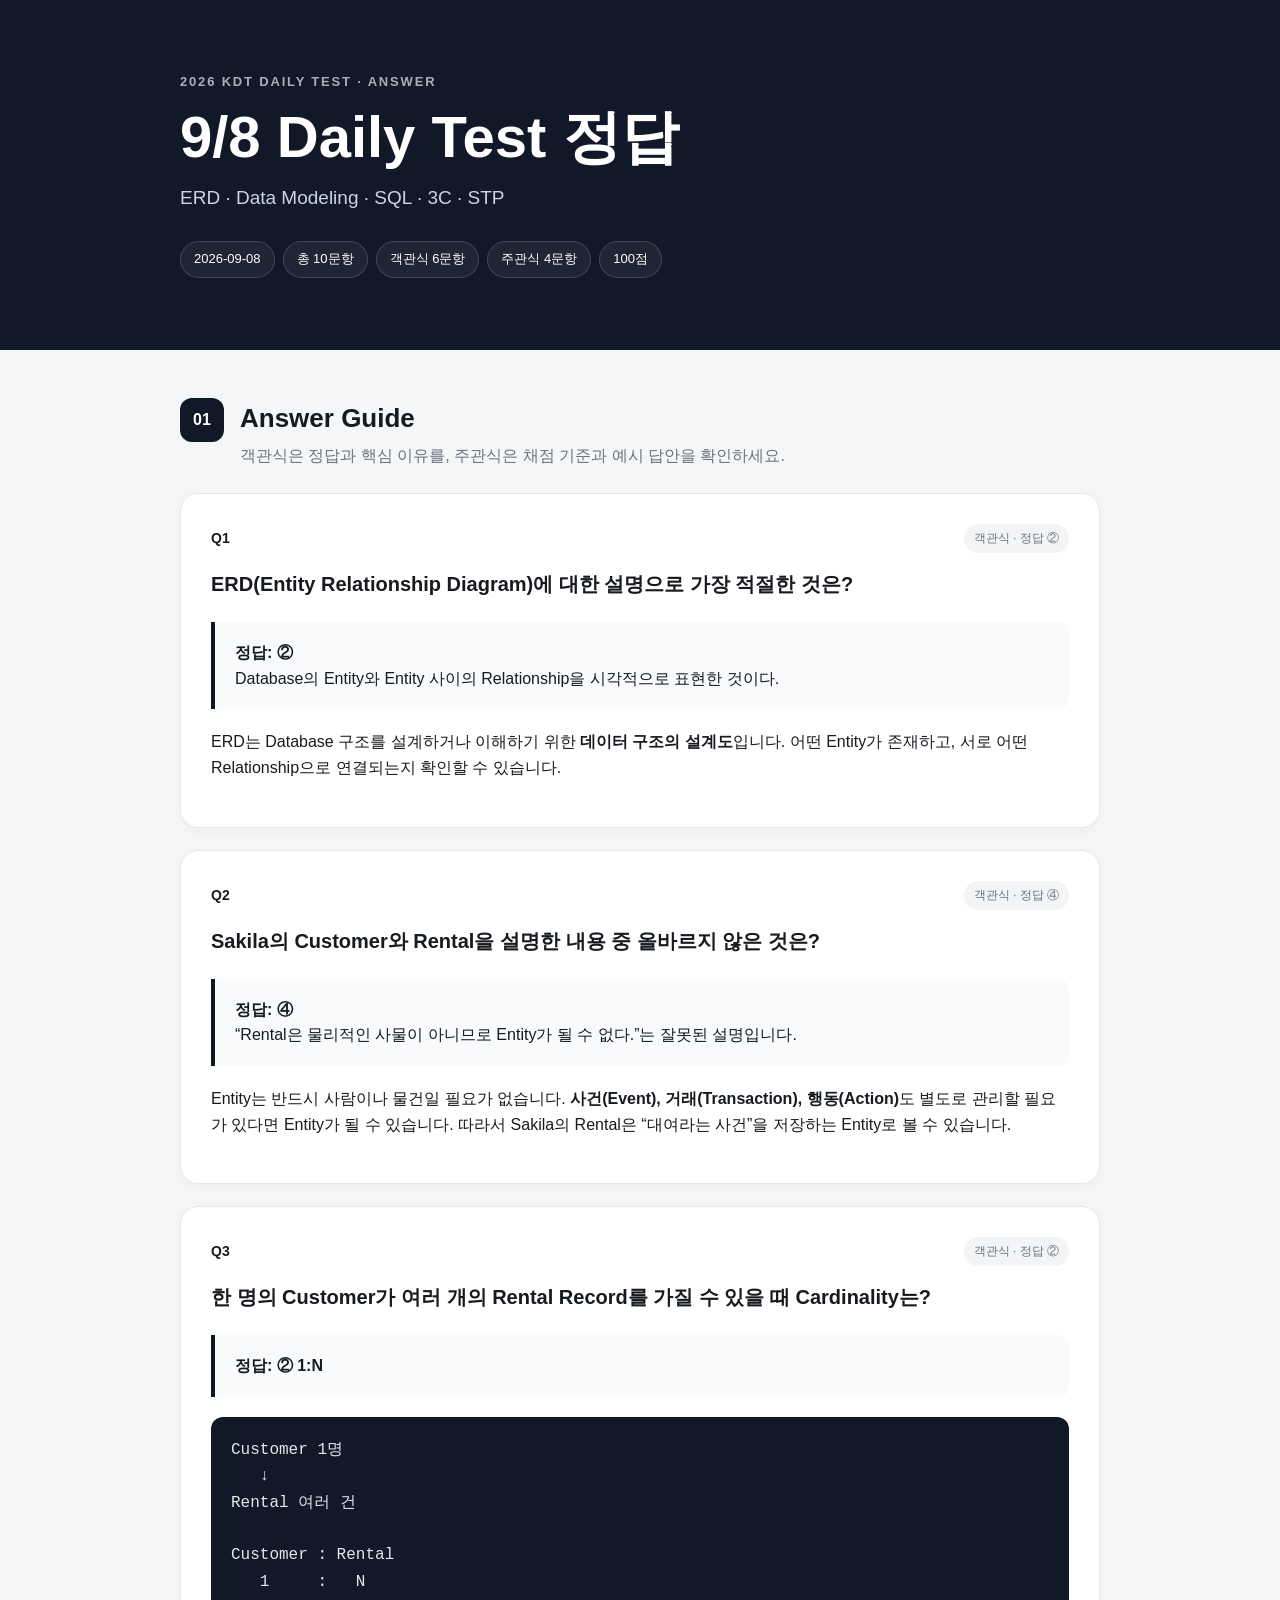
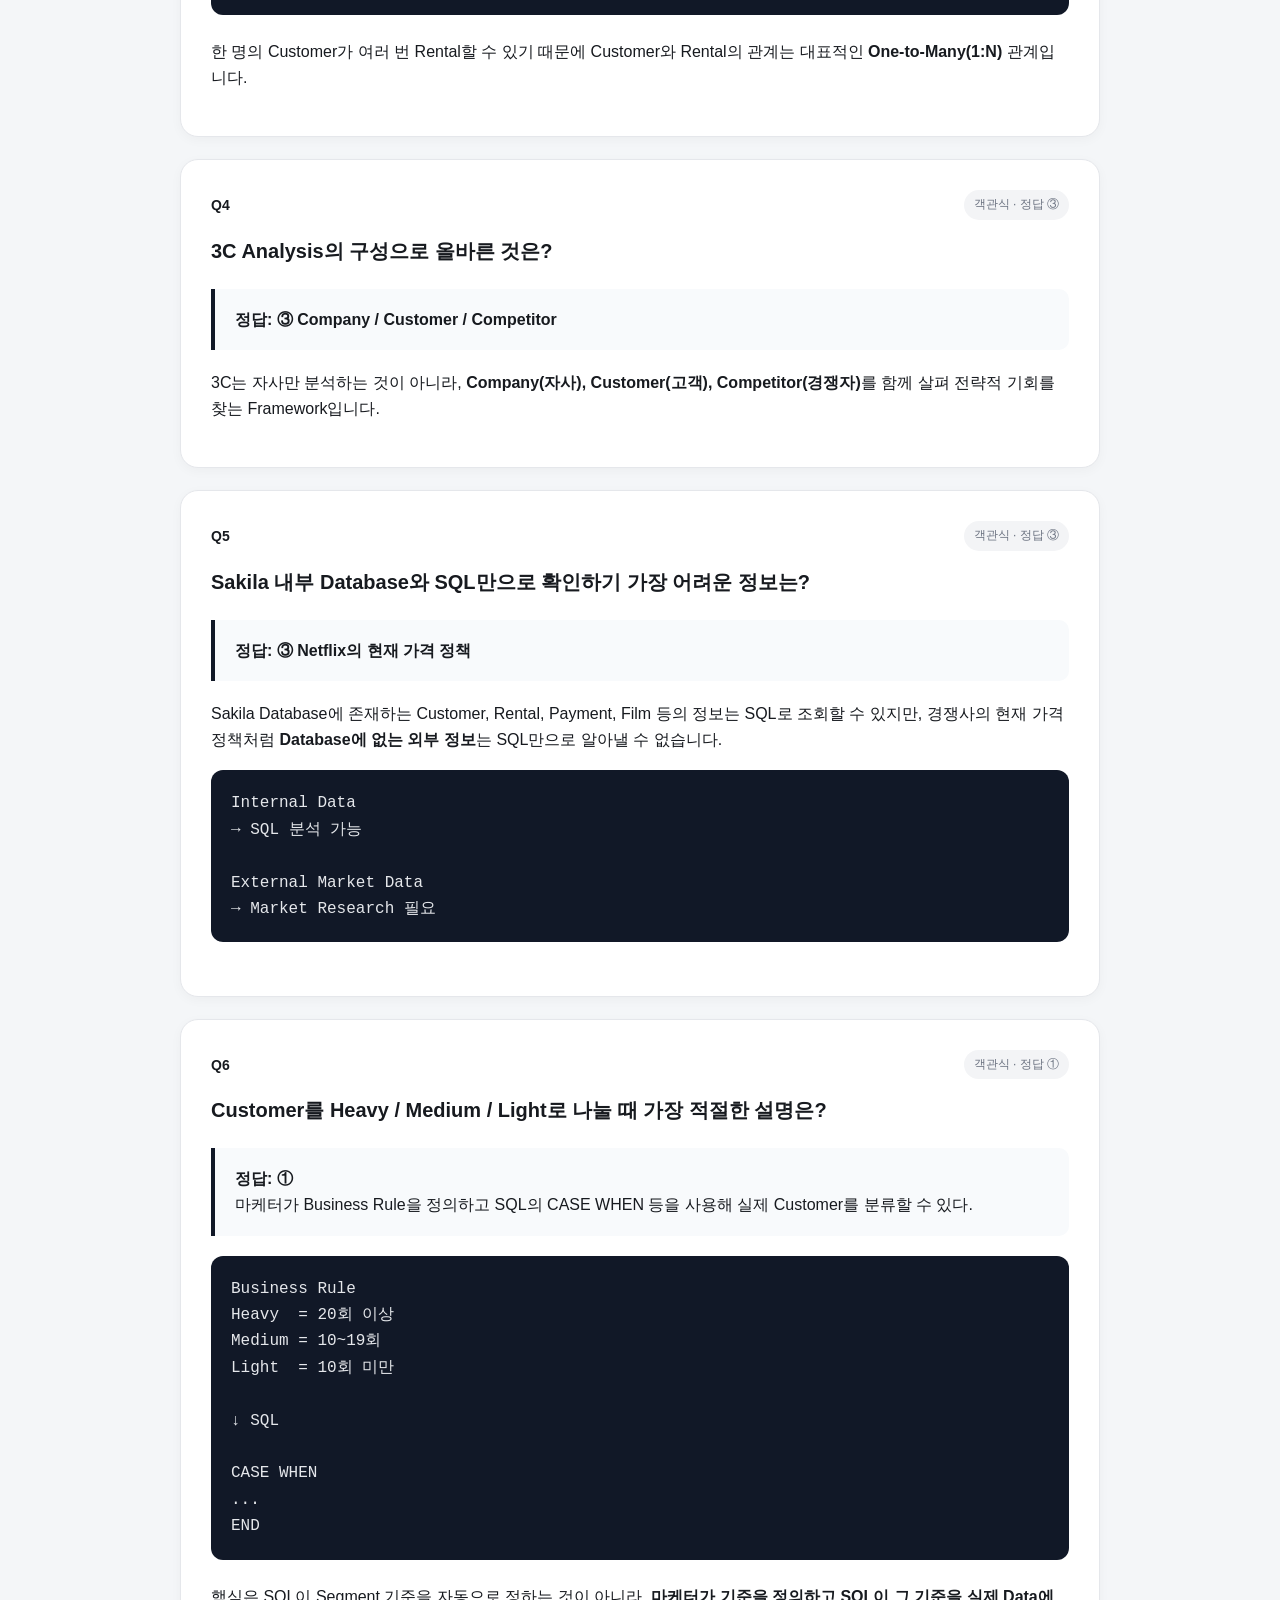
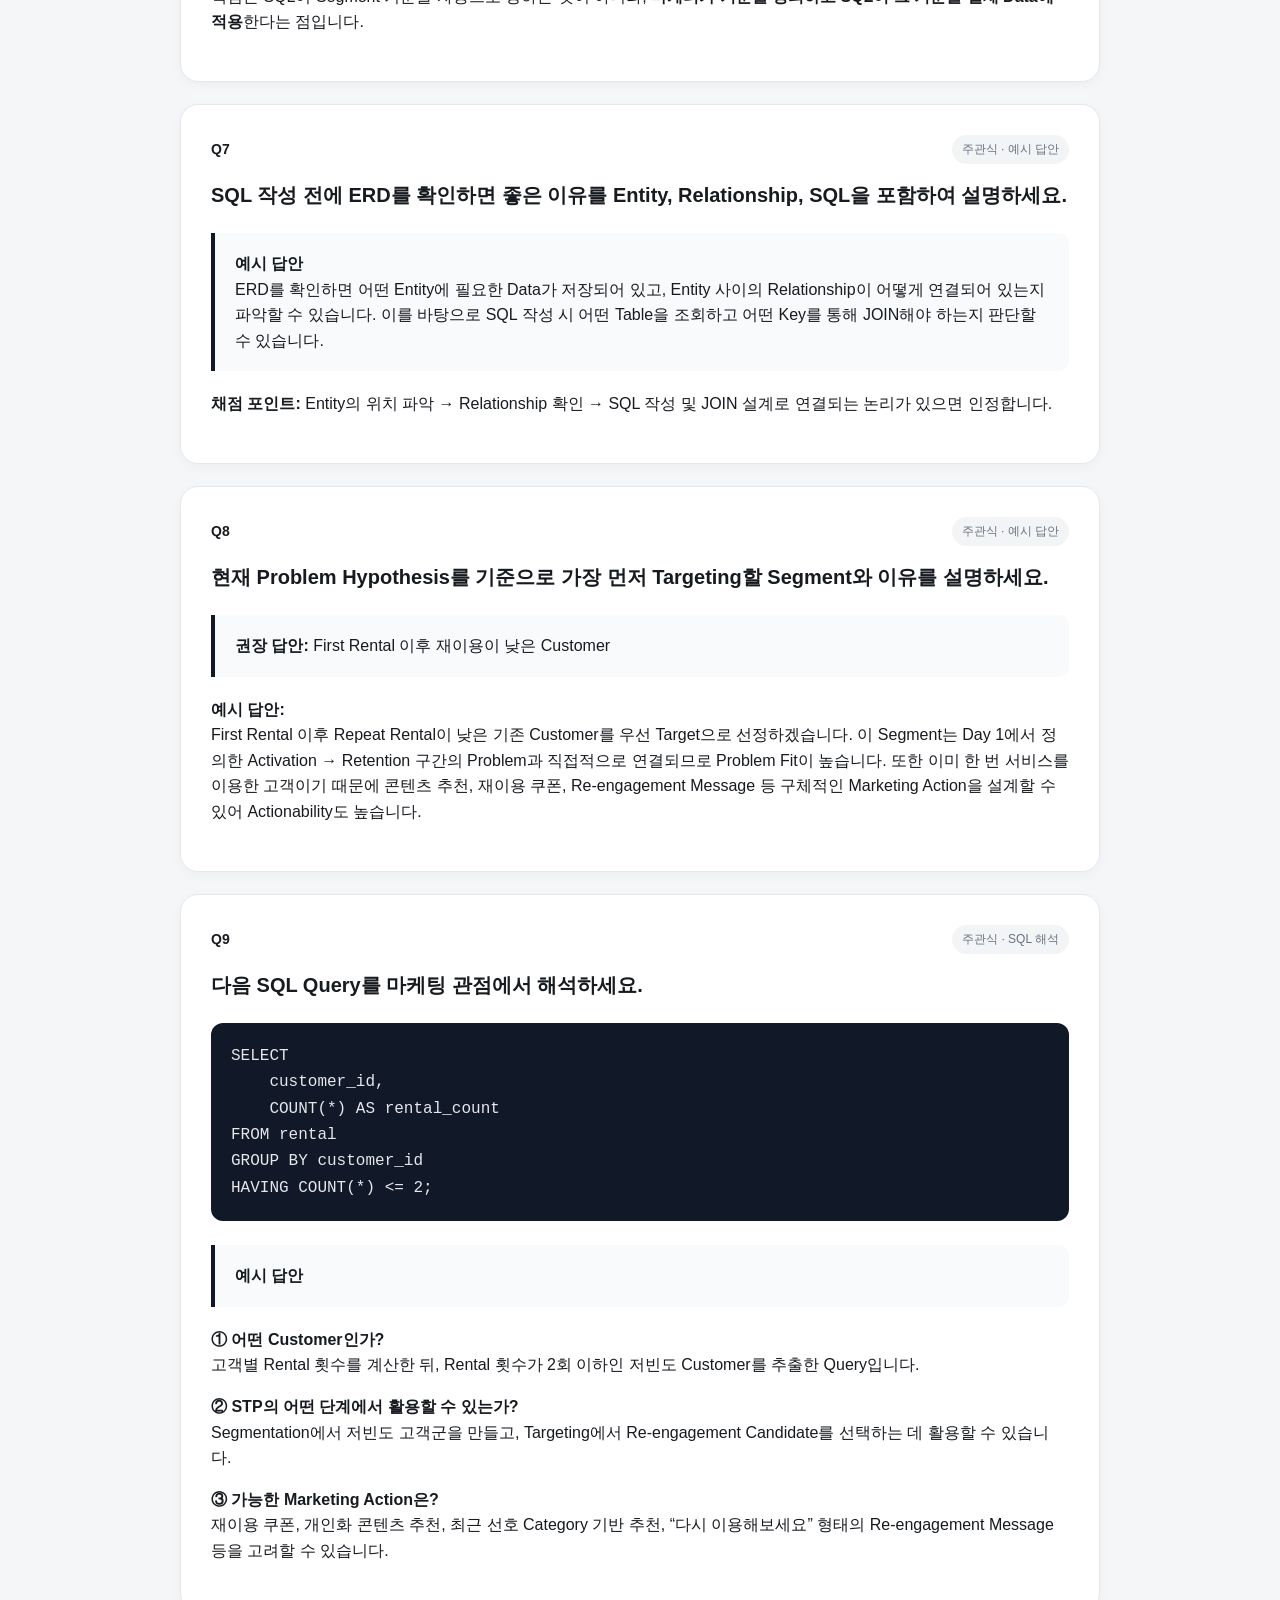
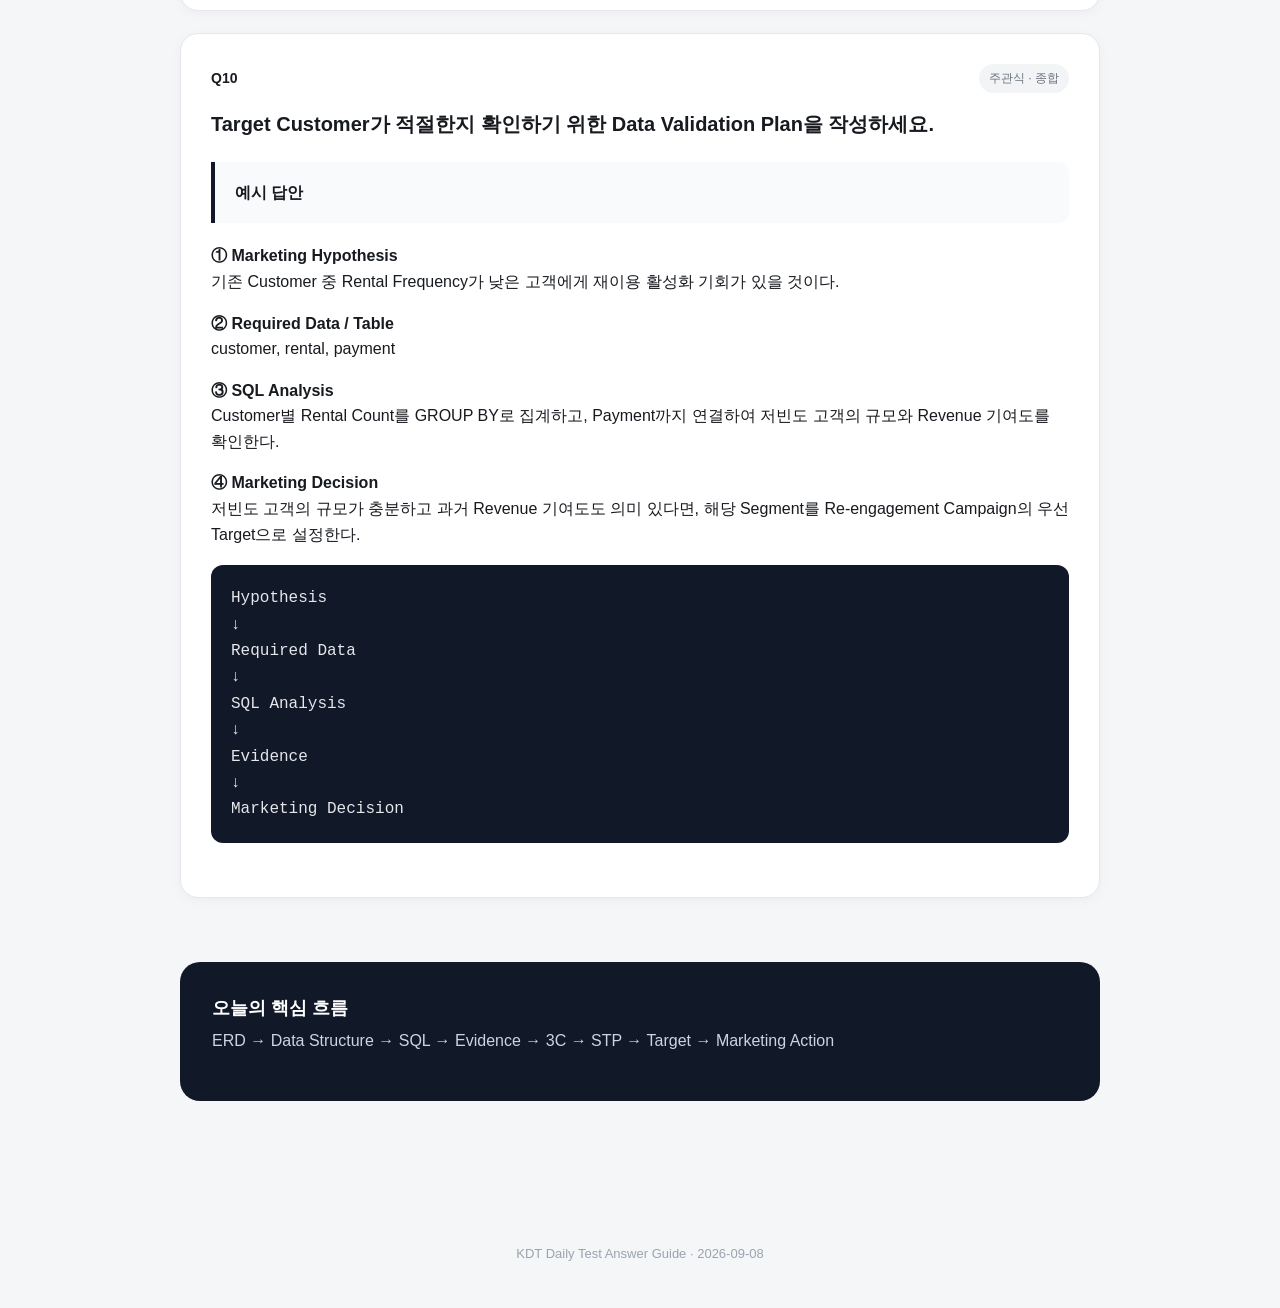
<file: answer-2026-09-08.html>
<!doctype html>
<html lang="ko">
  <head>
    <meta charset="UTF-8" />
    <meta name="viewport" content="width=device-width, initial-scale=1.0" />

    <title>9/8 Daily Test 정답</title>

    <!-- 기존 Daily Test CSS 재사용 -->
    <link rel="stylesheet" href="./style.css" />
  </head>

  <body>
    <header class="hero">
      <div class="hero-inner">
        <p class="eyebrow">2026 KDT DAILY TEST · ANSWER</p>

        <h1>9/8 Daily Test 정답</h1>

        <p class="subtitle">ERD · Data Modeling · SQL · 3C · STP</p>

        <div class="test-meta">
          <span>2026-09-08</span>
          <span>총 10문항</span>
          <span>객관식 6문항</span>
          <span>주관식 4문항</span>
          <span>100점</span>
        </div>
      </div>
    </header>

    <main class="container">
      <section class="section">
        <div class="section-heading">
          <span class="section-number">01</span>

          <div>
            <h2>Answer Guide</h2>
            <p>
              객관식은 정답과 핵심 이유를, 주관식은 채점 기준과 예시 답안을
              확인하세요.
            </p>
          </div>
        </div>

        <!-- Q1 -->
        <article class="question-card">
          <div class="question-header">
            <span class="question-number">Q1</span>
            <span class="question-badge">객관식 · 정답 ②</span>
          </div>

          <h3>
            ERD(Entity Relationship Diagram)에 대한 설명으로 가장 적절한 것은?
          </h3>

          <div class="scenario">
            <strong>정답: ②</strong><br />
            Database의 Entity와 Entity 사이의 Relationship을 시각적으로 표현한
            것이다.
          </div>

          <p>
            ERD는 Database 구조를 설계하거나 이해하기 위한
            <strong>데이터 구조의 설계도</strong>입니다. 어떤 Entity가 존재하고,
            서로 어떤 Relationship으로 연결되는지 확인할 수 있습니다.
          </p>
        </article>

        <!-- Q2 -->
        <article class="question-card">
          <div class="question-header">
            <span class="question-number">Q2</span>
            <span class="question-badge">객관식 · 정답 ④</span>
          </div>

          <h3>
            Sakila의 Customer와 Rental을 설명한 내용 중 올바르지 않은 것은?
          </h3>

          <div class="scenario">
            <strong>정답: ④</strong><br />
            “Rental은 물리적인 사물이 아니므로 Entity가 될 수 없다.”는 잘못된
            설명입니다.
          </div>

          <p>
            Entity는 반드시 사람이나 물건일 필요가 없습니다.
            <strong>사건(Event), 거래(Transaction), 행동(Action)</strong>도
            별도로 관리할 필요가 있다면 Entity가 될 수 있습니다. 따라서 Sakila의
            Rental은 “대여라는 사건”을 저장하는 Entity로 볼 수 있습니다.
          </p>
        </article>

        <!-- Q3 -->
        <article class="question-card">
          <div class="question-header">
            <span class="question-number">Q3</span>
            <span class="question-badge">객관식 · 정답 ②</span>
          </div>

          <h3>
            한 명의 Customer가 여러 개의 Rental Record를 가질 수 있을 때
            Cardinality는?
          </h3>

          <div class="scenario">
            <strong>정답: ② 1:N</strong>
          </div>

          <pre><code>Customer 1명
   ↓
Rental 여러 건

Customer : Rental
   1     :   N</code></pre>

          <p>
            한 명의 Customer가 여러 번 Rental할 수 있기 때문에 Customer와
            Rental의 관계는 대표적인
            <strong>One-to-Many(1:N)</strong> 관계입니다.
          </p>
        </article>

        <!-- Q4 -->
        <article class="question-card">
          <div class="question-header">
            <span class="question-number">Q4</span>
            <span class="question-badge">객관식 · 정답 ③</span>
          </div>

          <h3>3C Analysis의 구성으로 올바른 것은?</h3>

          <div class="scenario">
            <strong>정답: ③ Company / Customer / Competitor</strong>
          </div>

          <p>
            3C는 자사만 분석하는 것이 아니라,
            <strong>Company(자사), Customer(고객), Competitor(경쟁자)</strong>를
            함께 살펴 전략적 기회를 찾는 Framework입니다.
          </p>
        </article>

        <!-- Q5 -->
        <article class="question-card">
          <div class="question-header">
            <span class="question-number">Q5</span>
            <span class="question-badge">객관식 · 정답 ③</span>
          </div>

          <h3>Sakila 내부 Database와 SQL만으로 확인하기 가장 어려운 정보는?</h3>

          <div class="scenario">
            <strong>정답: ③ Netflix의 현재 가격 정책</strong>
          </div>

          <p>
            Sakila Database에 존재하는 Customer, Rental, Payment, Film 등의
            정보는 SQL로 조회할 수 있지만, 경쟁사의 현재 가격 정책처럼
            <strong>Database에 없는 외부 정보</strong>는 SQL만으로 알아낼 수
            없습니다.
          </p>

          <pre><code>Internal Data
→ SQL 분석 가능

External Market Data
→ Market Research 필요</code></pre>
        </article>

        <!-- Q6 -->
        <article class="question-card">
          <div class="question-header">
            <span class="question-number">Q6</span>
            <span class="question-badge">객관식 · 정답 ①</span>
          </div>

          <h3>
            Customer를 Heavy / Medium / Light로 나눌 때 가장 적절한 설명은?
          </h3>

          <div class="scenario">
            <strong>정답: ①</strong><br />
            마케터가 Business Rule을 정의하고 SQL의 CASE WHEN 등을 사용해 실제
            Customer를 분류할 수 있다.
          </div>

          <pre><code>Business Rule
Heavy  = 20회 이상
Medium = 10~19회
Light  = 10회 미만

↓ SQL

CASE WHEN
...
END</code></pre>

          <p>
            핵심은 SQL이 Segment 기준을 자동으로 정하는 것이 아니라,
            <strong
              >마케터가 기준을 정의하고 SQL이 그 기준을 실제 Data에 적용</strong
            >한다는 점입니다.
          </p>
        </article>

        <!-- Q7 -->
        <article class="question-card">
          <div class="question-header">
            <span class="question-number">Q7</span>
            <span class="question-badge">주관식 · 예시 답안</span>
          </div>

          <h3>
            SQL 작성 전에 ERD를 확인하면 좋은 이유를 Entity, Relationship, SQL을
            포함하여 설명하세요.
          </h3>

          <div class="scenario">
            <strong>예시 답안</strong><br />
            ERD를 확인하면 어떤 Entity에 필요한 Data가 저장되어 있고, Entity
            사이의 Relationship이 어떻게 연결되어 있는지 파악할 수 있습니다.
            이를 바탕으로 SQL 작성 시 어떤 Table을 조회하고 어떤 Key를 통해
            JOIN해야 하는지 판단할 수 있습니다.
          </div>

          <p>
            <strong>채점 포인트:</strong>
            Entity의 위치 파악 → Relationship 확인 → SQL 작성 및 JOIN 설계로
            연결되는 논리가 있으면 인정합니다.
          </p>
        </article>

        <!-- Q8 -->
        <article class="question-card">
          <div class="question-header">
            <span class="question-number">Q8</span>
            <span class="question-badge">주관식 · 예시 답안</span>
          </div>

          <h3>
            현재 Problem Hypothesis를 기준으로 가장 먼저 Targeting할 Segment와
            이유를 설명하세요.
          </h3>

          <div class="scenario">
            <strong>권장 답안:</strong>
            First Rental 이후 재이용이 낮은 Customer
          </div>

          <p>
            <strong>예시 답안:</strong><br />
            First Rental 이후 Repeat Rental이 낮은 기존 Customer를 우선
            Target으로 선정하겠습니다. 이 Segment는 Day 1에서 정의한 Activation
            → Retention 구간의 Problem과 직접적으로 연결되므로 Problem Fit이
            높습니다. 또한 이미 한 번 서비스를 이용한 고객이기 때문에 콘텐츠
            추천, 재이용 쿠폰, Re-engagement Message 등 구체적인 Marketing
            Action을 설계할 수 있어 Actionability도 높습니다.
          </p>
        </article>

        <!-- Q9 -->
        <article class="question-card">
          <div class="question-header">
            <span class="question-number">Q9</span>
            <span class="question-badge">주관식 · SQL 해석</span>
          </div>

          <h3>다음 SQL Query를 마케팅 관점에서 해석하세요.</h3>

          <pre><code>SELECT
    customer_id,
    COUNT(*) AS rental_count
FROM rental
GROUP BY customer_id
HAVING COUNT(*) &lt;= 2;</code></pre>

          <div class="scenario">
            <strong>예시 답안</strong>
          </div>

          <p>
            <strong>① 어떤 Customer인가?</strong><br />
            고객별 Rental 횟수를 계산한 뒤, Rental 횟수가 2회 이하인 저빈도
            Customer를 추출한 Query입니다.
          </p>

          <p>
            <strong>② STP의 어떤 단계에서 활용할 수 있는가?</strong><br />
            Segmentation에서 저빈도 고객군을 만들고, Targeting에서 Re-engagement
            Candidate를 선택하는 데 활용할 수 있습니다.
          </p>

          <p>
            <strong>③ 가능한 Marketing Action은?</strong><br />
            재이용 쿠폰, 개인화 콘텐츠 추천, 최근 선호 Category 기반 추천, “다시
            이용해보세요” 형태의 Re-engagement Message 등을 고려할 수 있습니다.
          </p>
        </article>

        <!-- Q10 -->
        <article class="question-card">
          <div class="question-header">
            <span class="question-number">Q10</span>
            <span class="question-badge">주관식 · 종합</span>
          </div>

          <h3>
            Target Customer가 적절한지 확인하기 위한 Data Validation Plan을
            작성하세요.
          </h3>

          <div class="scenario">
            <strong>예시 답안</strong>
          </div>

          <p>
            <strong>① Marketing Hypothesis</strong><br />
            기존 Customer 중 Rental Frequency가 낮은 고객에게 재이용 활성화
            기회가 있을 것이다.
          </p>

          <p>
            <strong>② Required Data / Table</strong><br />
            customer, rental, payment
          </p>

          <p>
            <strong>③ SQL Analysis</strong><br />
            Customer별 Rental Count를 GROUP BY로 집계하고, Payment까지 연결하여
            저빈도 고객의 규모와 Revenue 기여도를 확인한다.
          </p>

          <p>
            <strong>④ Marketing Decision</strong><br />
            저빈도 고객의 규모가 충분하고 과거 Revenue 기여도도 의미 있다면,
            해당 Segment를 Re-engagement Campaign의 우선 Target으로 설정한다.
          </p>

          <pre><code>Hypothesis
↓
Required Data
↓
SQL Analysis
↓
Evidence
↓
Marketing Decision</code></pre>
        </article>
      </section>

      <section class="submit-section">
        <div class="submit-info">
          <strong>오늘의 핵심 흐름</strong>

          <p>
            ERD → Data Structure → SQL → Evidence → 3C → STP → Target →
            Marketing Action
          </p>
        </div>
      </section>
    </main>

    <footer class="footer">
      <p>KDT Daily Test Answer Guide · 2026-09-08</p>
    </footer>
  </body>
</html>
</file>
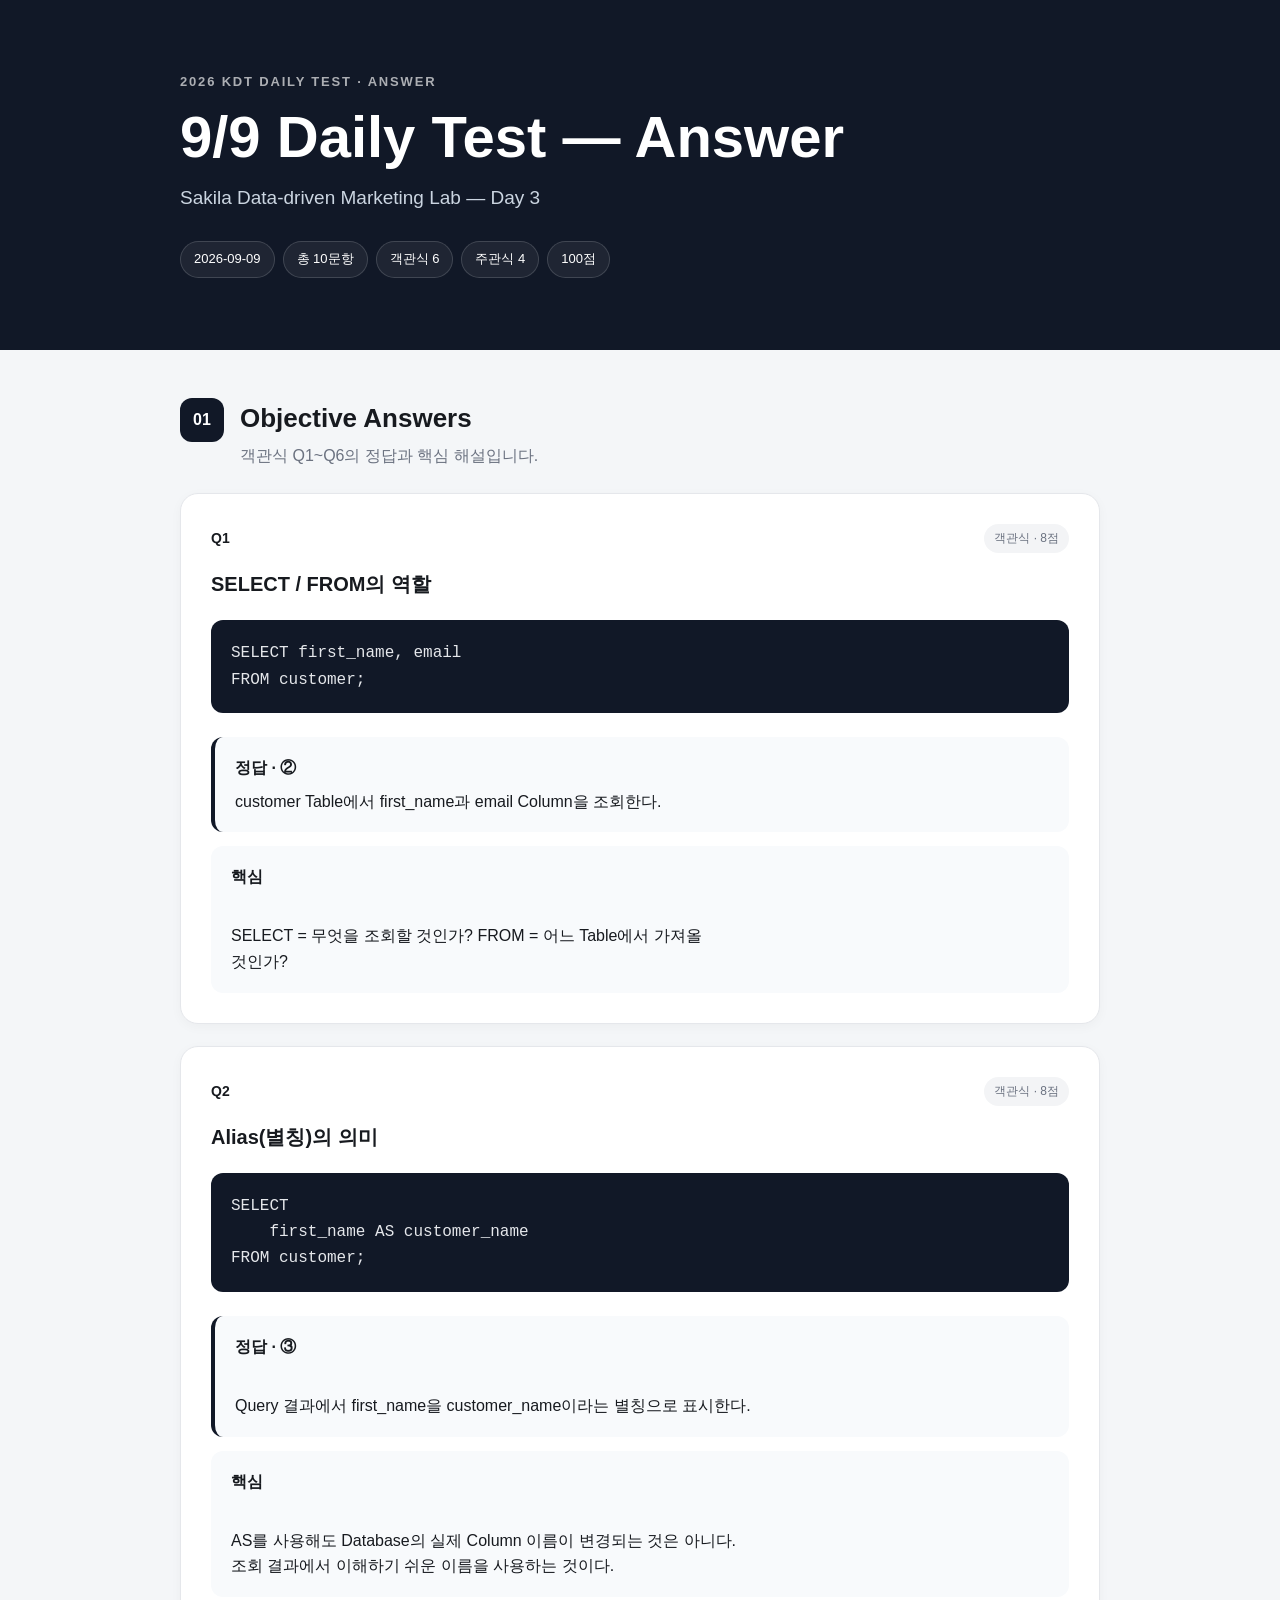
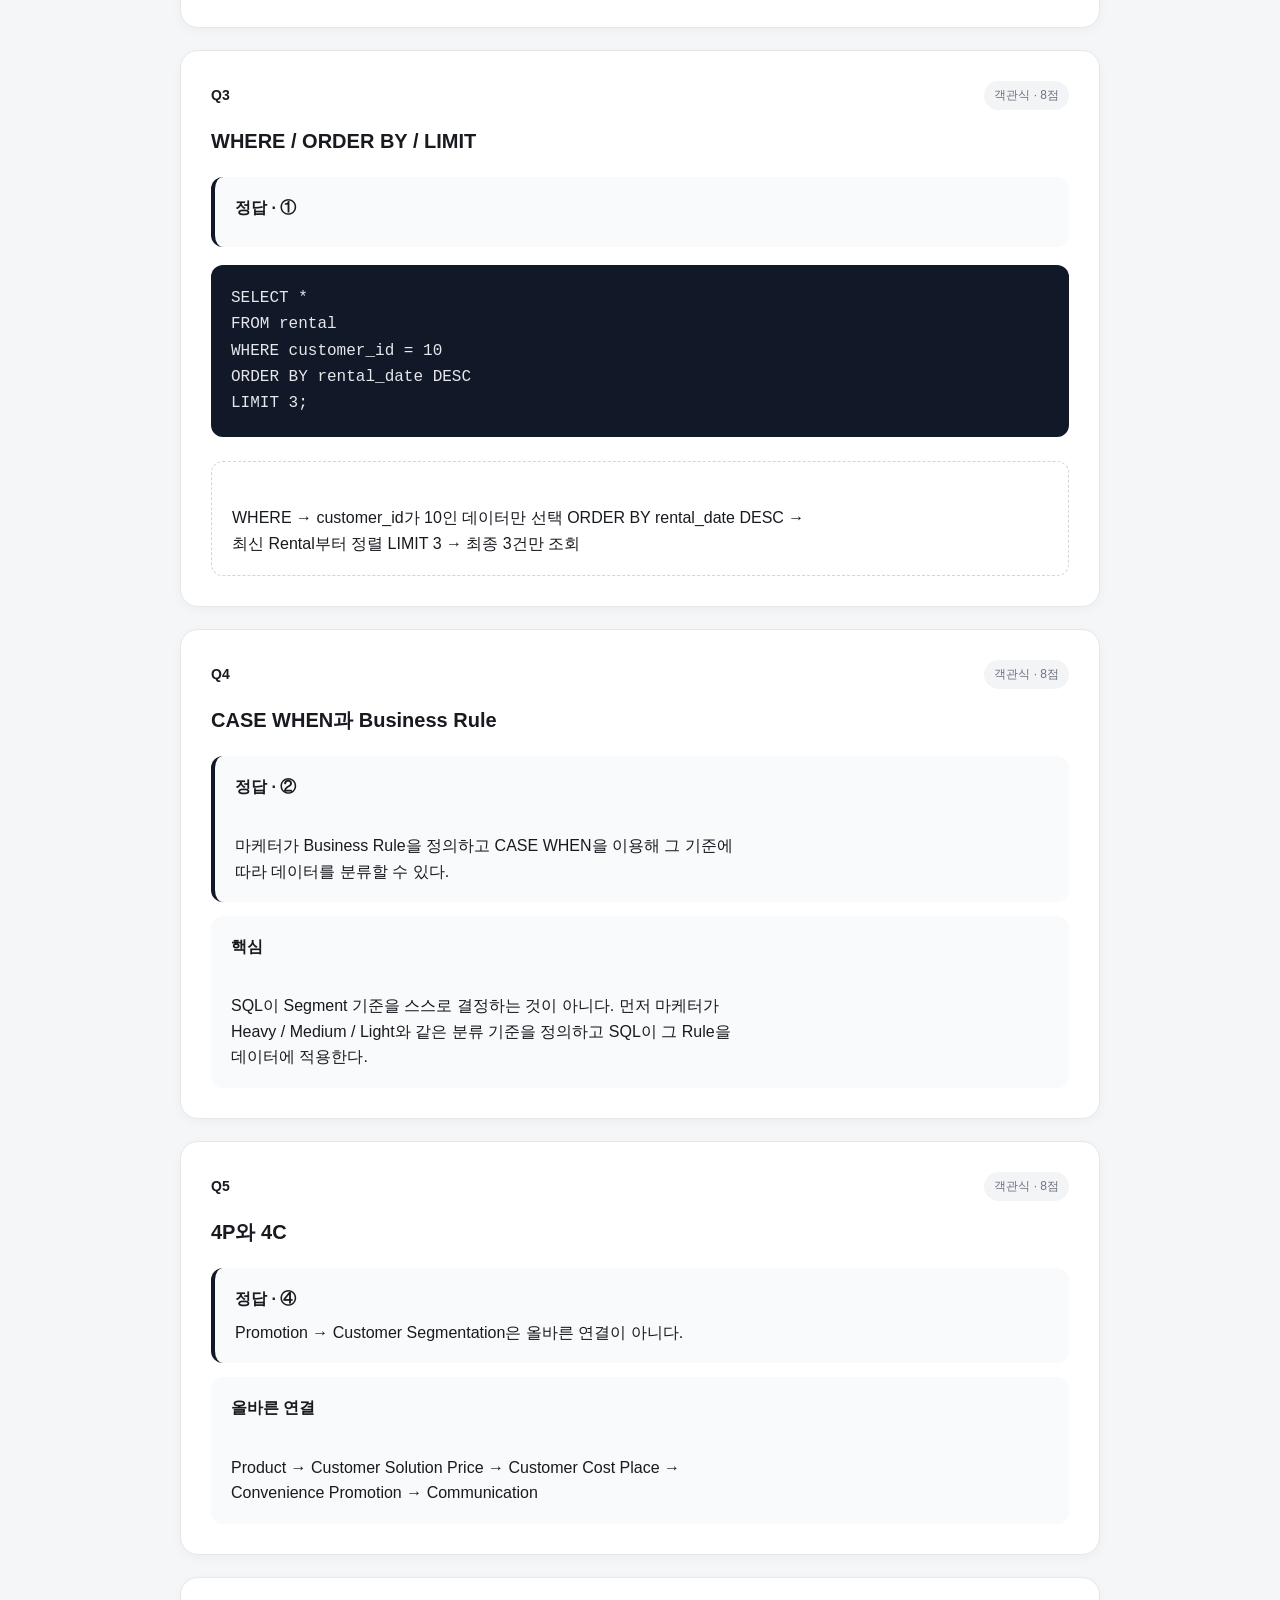
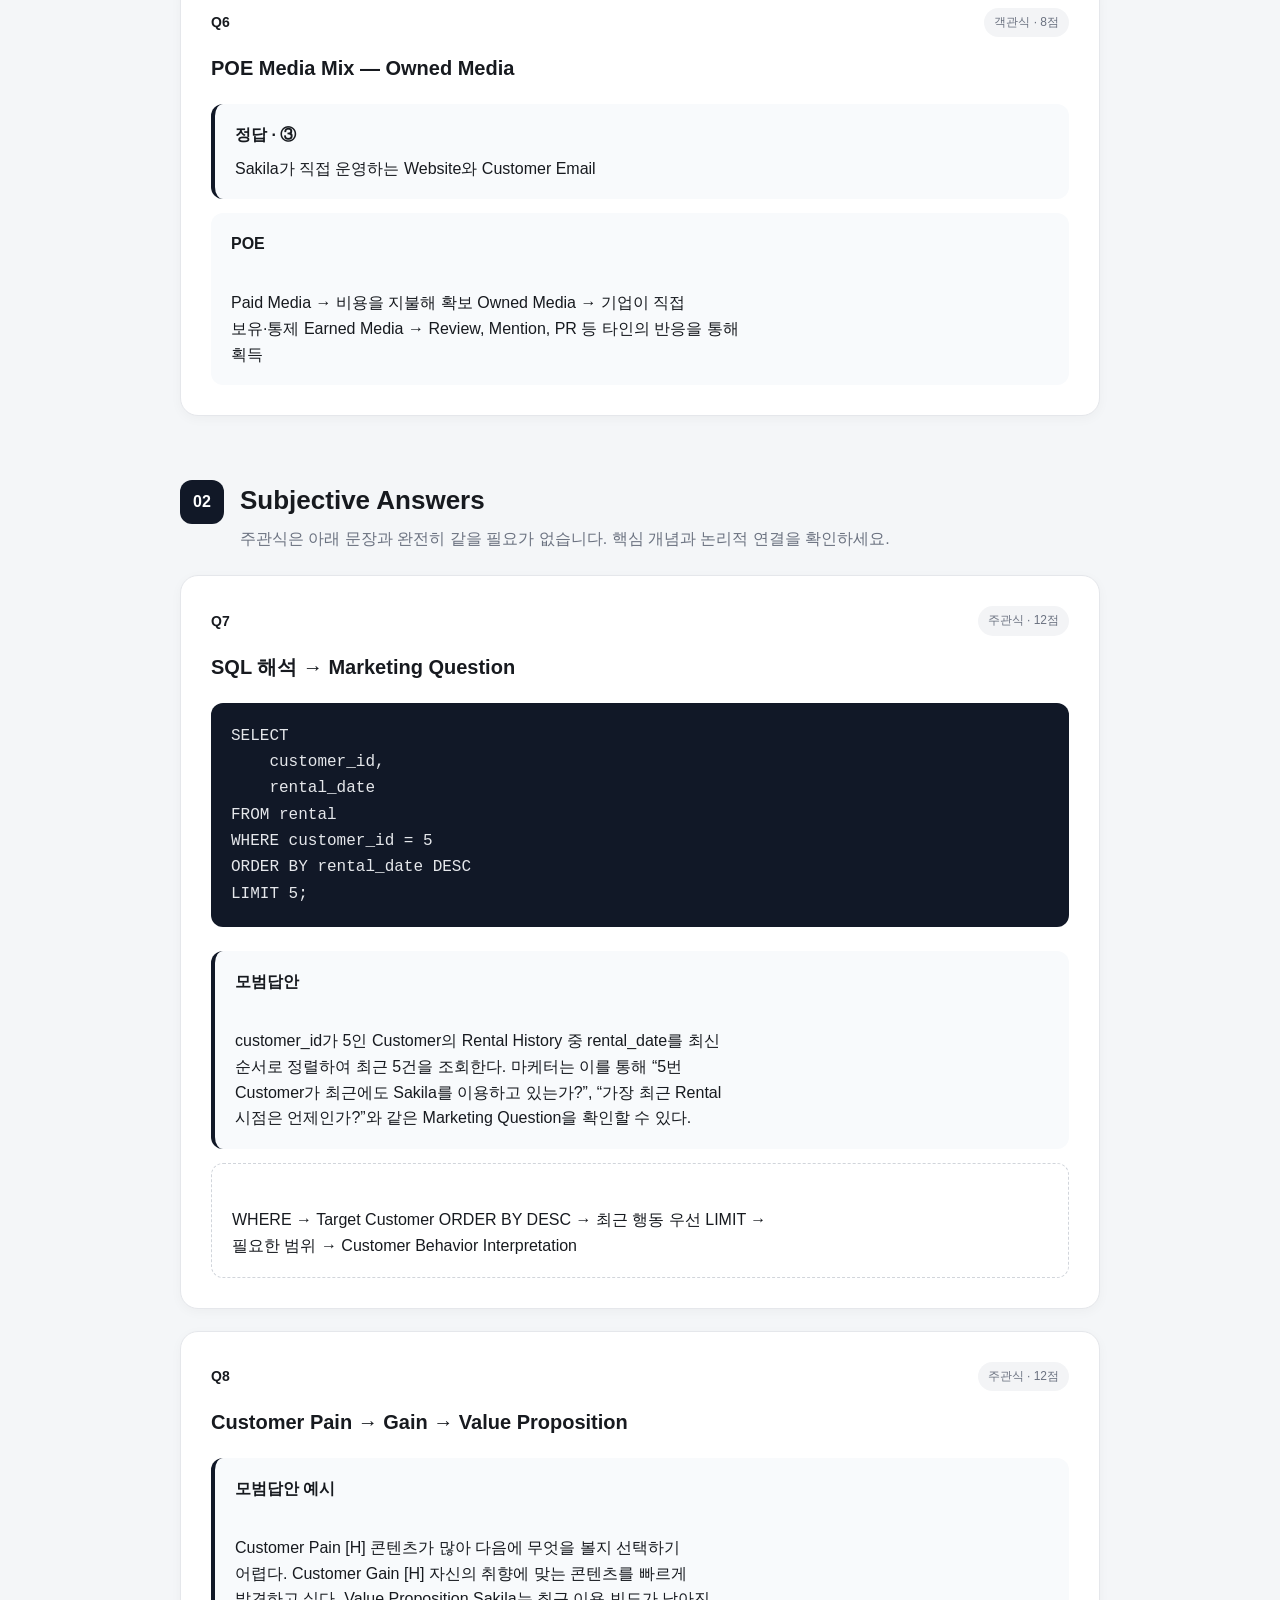
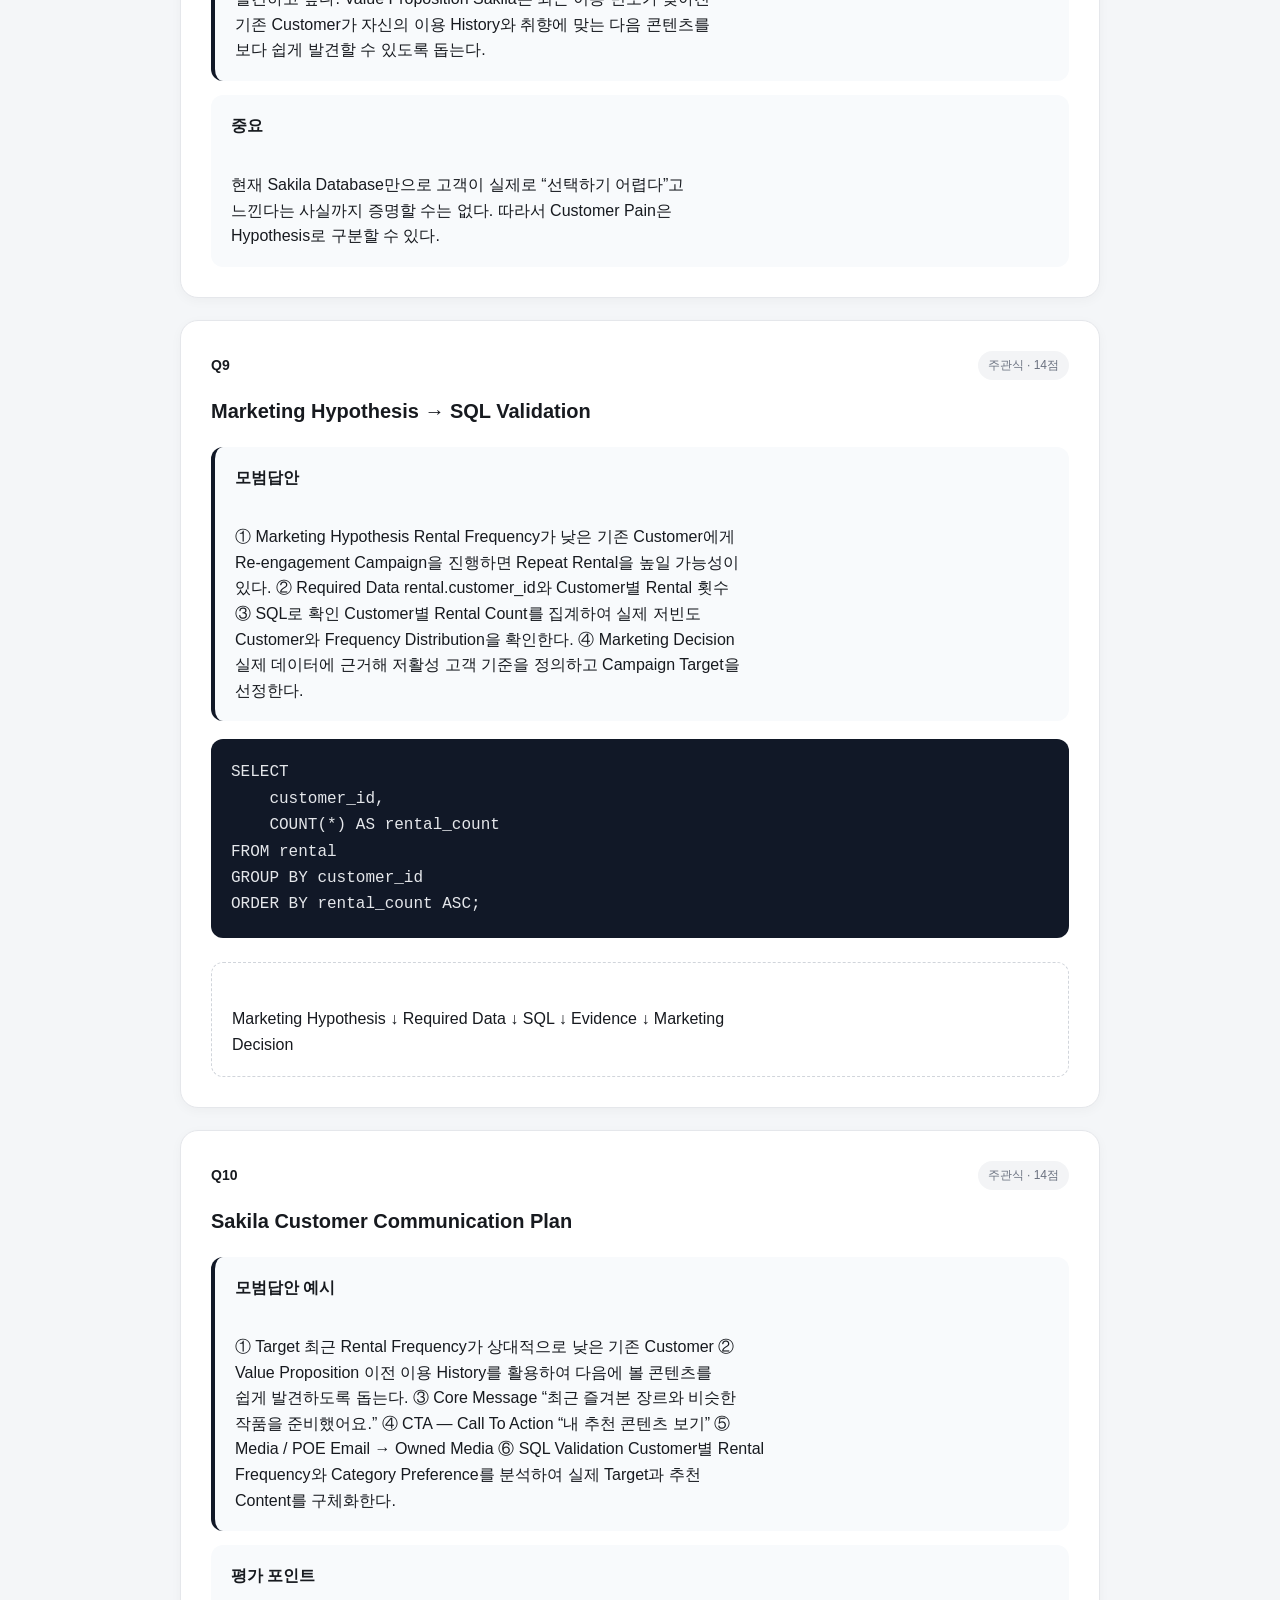
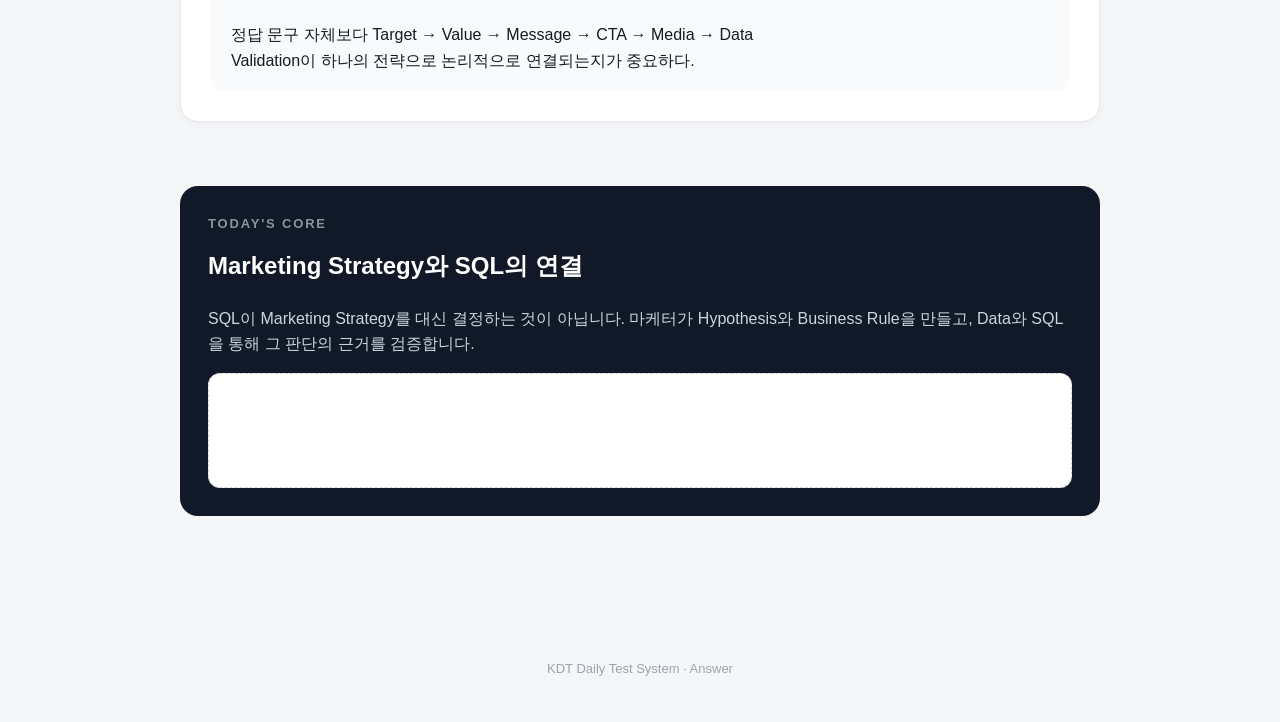
<file: answer-2026-09-09.html>
<!doctype html>
<html lang="ko">
  <head>
    <meta charset="UTF-8" />
    <meta name="viewport" content="width=device-width, initial-scale=1.0" />
    <title>9/9 Daily Test — Answer</title>

    <!-- 기존 Daily Test의 style.css를 그대로 재사용 -->
    <link rel="stylesheet" href="./style.css" />

    <!-- 정답 페이지에 필요한 최소 보완 스타일 -->
    <style>
      .answer-card {
        margin-bottom: 22px;
        padding: 30px;
        border: 1px solid #e5e7eb;
        border-radius: 18px;
        background: white;
        box-shadow: 0 3px 12px rgba(0, 0, 0, 0.035);
      }

      .answer-header {
        display: flex;
        justify-content: space-between;
        align-items: center;
        gap: 12px;
        margin-bottom: 16px;
      }

      .answer-number {
        font-size: 14px;
        font-weight: 800;
      }

      .answer-badge {
        padding: 5px 10px;
        border-radius: 999px;
        background: #f3f4f6;
        color: #6b7280;
        font-size: 12px;
      }

      .answer-card h3 {
        margin: 0 0 20px;
        font-size: 20px;
        line-height: 1.55;
      }

      .answer-box,
      .explanation-box {
        margin-top: 14px;
        padding: 18px 20px;
        border-radius: 12px;
        background: #f8fafc;
      }

      .answer-box strong,
      .explanation-box strong {
        display: block;
        margin-bottom: 8px;
      }

      .answer-box p,
      .explanation-box p {
        margin: 0;
        white-space: pre-line;
      }

      .answer-box {
        border-left: 4px solid #111827;
      }

      .answer-flow {
        margin-top: 14px;
        padding: 18px 20px;
        border: 1px dashed #d1d5db;
        border-radius: 12px;
        white-space: pre-line;
        background: #fff;
      }

      .summary-card {
        padding: 28px;
        border-radius: 18px;
        background: #111827;
        color: white;
      }

      .summary-card h2 {
        margin-top: 0;
      }

      .summary-card p {
        color: #cbd5e1;
      }

      @media (max-width: 700px) {
        .answer-card {
          padding: 22px;
        }

        .answer-card h3 {
          font-size: 18px;
        }
      }
    </style>
  </head>

  <body>
    <header class="hero">
      <div class="hero-inner">
        <p class="eyebrow">2026 KDT DAILY TEST · ANSWER</p>
        <h1>9/9 Daily Test — Answer</h1>
        <p class="subtitle">Sakila Data-driven Marketing Lab — Day 3</p>

        <div class="test-meta">
          <span>2026-09-09</span>
          <span>총 10문항</span>
          <span>객관식 6</span>
          <span>주관식 4</span>
          <span>100점</span>
        </div>
      </div>
    </header>

    <main class="container">
      <section class="section">
        <div class="section-heading">
          <span class="section-number">01</span>
          <div>
            <h2>Objective Answers</h2>
            <p>객관식 Q1~Q6의 정답과 핵심 해설입니다.</p>
          </div>
        </div>

        <article class="answer-card">
          <div class="answer-header">
            <span class="answer-number">Q1</span>
            <span class="answer-badge">객관식 · 8점</span>
          </div>
          <h3>SELECT / FROM의 역할</h3>
          <pre><code>SELECT first_name, email
FROM customer;</code></pre>
          <div class="answer-box">
            <strong>정답 · ②</strong>
            <p>customer Table에서 first_name과 email Column을 조회한다.</p>
          </div>
          <div class="explanation-box">
            <strong>핵심</strong>
            <p>
              SELECT = 무엇을 조회할 것인가? FROM = 어느 Table에서 가져올
              것인가?
            </p>
          </div>
        </article>

        <article class="answer-card">
          <div class="answer-header">
            <span class="answer-number">Q2</span>
            <span class="answer-badge">객관식 · 8점</span>
          </div>
          <h3>Alias(별칭)의 의미</h3>
          <pre><code>SELECT
    first_name AS customer_name
FROM customer;</code></pre>
          <div class="answer-box">
            <strong>정답 · ③</strong>
            <p>
              Query 결과에서 first_name을 customer_name이라는 별칭으로 표시한다.
            </p>
          </div>
          <div class="explanation-box">
            <strong>핵심</strong>
            <p>
              AS를 사용해도 Database의 실제 Column 이름이 변경되는 것은 아니다.
              조회 결과에서 이해하기 쉬운 이름을 사용하는 것이다.
            </p>
          </div>
        </article>

        <article class="answer-card">
          <div class="answer-header">
            <span class="answer-number">Q3</span>
            <span class="answer-badge">객관식 · 8점</span>
          </div>
          <h3>WHERE / ORDER BY / LIMIT</h3>
          <div class="answer-box">
            <strong>정답 · ①</strong>
          </div>
          <pre><code>SELECT *
FROM rental
WHERE customer_id = 10
ORDER BY rental_date DESC
LIMIT 3;</code></pre>
          <div class="answer-flow">
            WHERE → customer_id가 10인 데이터만 선택 ORDER BY rental_date DESC →
            최신 Rental부터 정렬 LIMIT 3 → 최종 3건만 조회
          </div>
        </article>

        <article class="answer-card">
          <div class="answer-header">
            <span class="answer-number">Q4</span>
            <span class="answer-badge">객관식 · 8점</span>
          </div>
          <h3>CASE WHEN과 Business Rule</h3>
          <div class="answer-box">
            <strong>정답 · ②</strong>
            <p>
              마케터가 Business Rule을 정의하고 CASE WHEN을 이용해 그 기준에
              따라 데이터를 분류할 수 있다.
            </p>
          </div>
          <div class="explanation-box">
            <strong>핵심</strong>
            <p>
              SQL이 Segment 기준을 스스로 결정하는 것이 아니다. 먼저 마케터가
              Heavy / Medium / Light와 같은 분류 기준을 정의하고 SQL이 그 Rule을
              데이터에 적용한다.
            </p>
          </div>
        </article>

        <article class="answer-card">
          <div class="answer-header">
            <span class="answer-number">Q5</span>
            <span class="answer-badge">객관식 · 8점</span>
          </div>
          <h3>4P와 4C</h3>
          <div class="answer-box">
            <strong>정답 · ④</strong>
            <p>Promotion → Customer Segmentation은 올바른 연결이 아니다.</p>
          </div>
          <div class="explanation-box">
            <strong>올바른 연결</strong>
            <p>
              Product → Customer Solution Price → Customer Cost Place →
              Convenience Promotion → Communication
            </p>
          </div>
        </article>

        <article class="answer-card">
          <div class="answer-header">
            <span class="answer-number">Q6</span>
            <span class="answer-badge">객관식 · 8점</span>
          </div>
          <h3>POE Media Mix — Owned Media</h3>
          <div class="answer-box">
            <strong>정답 · ③</strong>
            <p>Sakila가 직접 운영하는 Website와 Customer Email</p>
          </div>
          <div class="explanation-box">
            <strong>POE</strong>
            <p>
              Paid Media → 비용을 지불해 확보 Owned Media → 기업이 직접
              보유·통제 Earned Media → Review, Mention, PR 등 타인의 반응을 통해
              획득
            </p>
          </div>
        </article>
      </section>

      <section class="section">
        <div class="section-heading">
          <span class="section-number">02</span>
          <div>
            <h2>Subjective Answers</h2>
            <p>
              주관식은 아래 문장과 완전히 같을 필요가 없습니다. 핵심 개념과
              논리적 연결을 확인하세요.
            </p>
          </div>
        </div>

        <article class="answer-card">
          <div class="answer-header">
            <span class="answer-number">Q7</span>
            <span class="answer-badge">주관식 · 12점</span>
          </div>
          <h3>SQL 해석 → Marketing Question</h3>
          <pre><code>SELECT
    customer_id,
    rental_date
FROM rental
WHERE customer_id = 5
ORDER BY rental_date DESC
LIMIT 5;</code></pre>
          <div class="answer-box">
            <strong>모범답안</strong>
            <p>
              customer_id가 5인 Customer의 Rental History 중 rental_date를 최신
              순서로 정렬하여 최근 5건을 조회한다. 마케터는 이를 통해 “5번
              Customer가 최근에도 Sakila를 이용하고 있는가?”, “가장 최근 Rental
              시점은 언제인가?”와 같은 Marketing Question을 확인할 수 있다.
            </p>
          </div>
          <div class="answer-flow">
            WHERE → Target Customer ORDER BY DESC → 최근 행동 우선 LIMIT →
            필요한 범위 → Customer Behavior Interpretation
          </div>
        </article>

        <article class="answer-card">
          <div class="answer-header">
            <span class="answer-number">Q8</span>
            <span class="answer-badge">주관식 · 12점</span>
          </div>
          <h3>Customer Pain → Gain → Value Proposition</h3>
          <div class="answer-box">
            <strong>모범답안 예시</strong>
            <p>
              Customer Pain [H] 콘텐츠가 많아 다음에 무엇을 볼지 선택하기
              어렵다. Customer Gain [H] 자신의 취향에 맞는 콘텐츠를 빠르게
              발견하고 싶다. Value Proposition Sakila는 최근 이용 빈도가 낮아진
              기존 Customer가 자신의 이용 History와 취향에 맞는 다음 콘텐츠를
              보다 쉽게 발견할 수 있도록 돕는다.
            </p>
          </div>
          <div class="explanation-box">
            <strong>중요</strong>
            <p>
              현재 Sakila Database만으로 고객이 실제로 “선택하기 어렵다”고
              느낀다는 사실까지 증명할 수는 없다. 따라서 Customer Pain은
              Hypothesis로 구분할 수 있다.
            </p>
          </div>
        </article>

        <article class="answer-card">
          <div class="answer-header">
            <span class="answer-number">Q9</span>
            <span class="answer-badge">주관식 · 14점</span>
          </div>
          <h3>Marketing Hypothesis → SQL Validation</h3>
          <div class="answer-box">
            <strong>모범답안</strong>
            <p>
              ① Marketing Hypothesis Rental Frequency가 낮은 기존 Customer에게
              Re-engagement Campaign을 진행하면 Repeat Rental을 높일 가능성이
              있다. ② Required Data rental.customer_id와 Customer별 Rental 횟수
              ③ SQL로 확인 Customer별 Rental Count를 집계하여 실제 저빈도
              Customer와 Frequency Distribution을 확인한다. ④ Marketing Decision
              실제 데이터에 근거해 저활성 고객 기준을 정의하고 Campaign Target을
              선정한다.
            </p>
          </div>

          <pre><code>SELECT
    customer_id,
    COUNT(*) AS rental_count
FROM rental
GROUP BY customer_id
ORDER BY rental_count ASC;</code></pre>

          <div class="answer-flow">
            Marketing Hypothesis ↓ Required Data ↓ SQL ↓ Evidence ↓ Marketing
            Decision
          </div>
        </article>

        <article class="answer-card">
          <div class="answer-header">
            <span class="answer-number">Q10</span>
            <span class="answer-badge">주관식 · 14점</span>
          </div>
          <h3>Sakila Customer Communication Plan</h3>
          <div class="answer-box">
            <strong>모범답안 예시</strong>
            <p>
              ① Target 최근 Rental Frequency가 상대적으로 낮은 기존 Customer ②
              Value Proposition 이전 이용 History를 활용하여 다음에 볼 콘텐츠를
              쉽게 발견하도록 돕는다. ③ Core Message “최근 즐겨본 장르와 비슷한
              작품을 준비했어요.” ④ CTA — Call To Action “내 추천 콘텐츠 보기” ⑤
              Media / POE Email → Owned Media ⑥ SQL Validation Customer별 Rental
              Frequency와 Category Preference를 분석하여 실제 Target과 추천
              Content를 구체화한다.
            </p>
          </div>
          <div class="explanation-box">
            <strong>평가 포인트</strong>
            <p>
              정답 문구 자체보다 Target → Value → Message → CTA → Media → Data
              Validation이 하나의 전략으로 논리적으로 연결되는지가 중요하다.
            </p>
          </div>
        </article>
      </section>

      <section class="section">
        <div class="summary-card">
          <p class="eyebrow">TODAY'S CORE</p>
          <h2>Marketing Strategy와 SQL의 연결</h2>
          <p>
            SQL이 Marketing Strategy를 대신 결정하는 것이 아닙니다. 마케터가
            Hypothesis와 Business Rule을 만들고, Data와 SQL을 통해 그 판단의
            근거를 검증합니다.
          </p>
          <div class="answer-flow">
            Marketing Question ↓ Hypothesis ↓ Required Data ↓ SQL ↓ Evidence ↓
            Marketing Decision
          </div>
        </div>
      </section>
    </main>

    <footer class="footer">
      <p>KDT Daily Test System · Answer</p>
    </footer>
  </body>
</html>
</file>
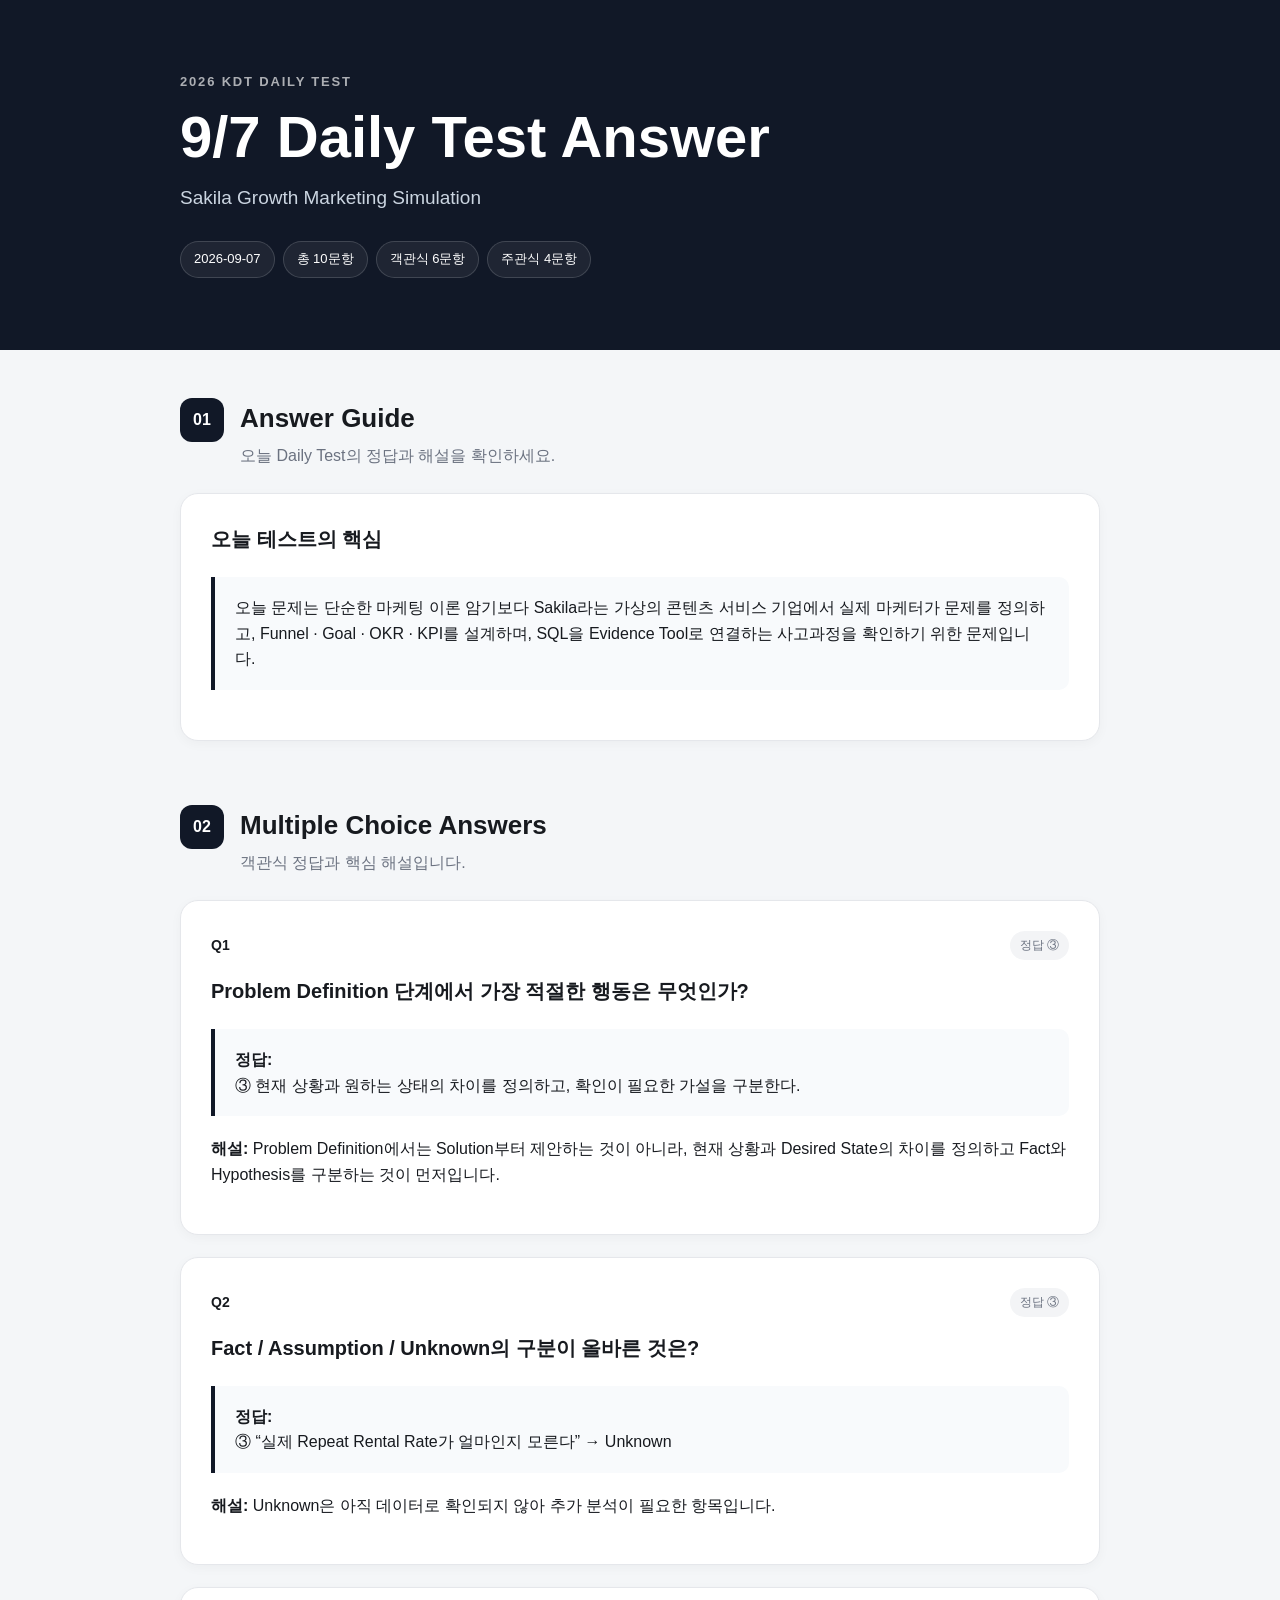
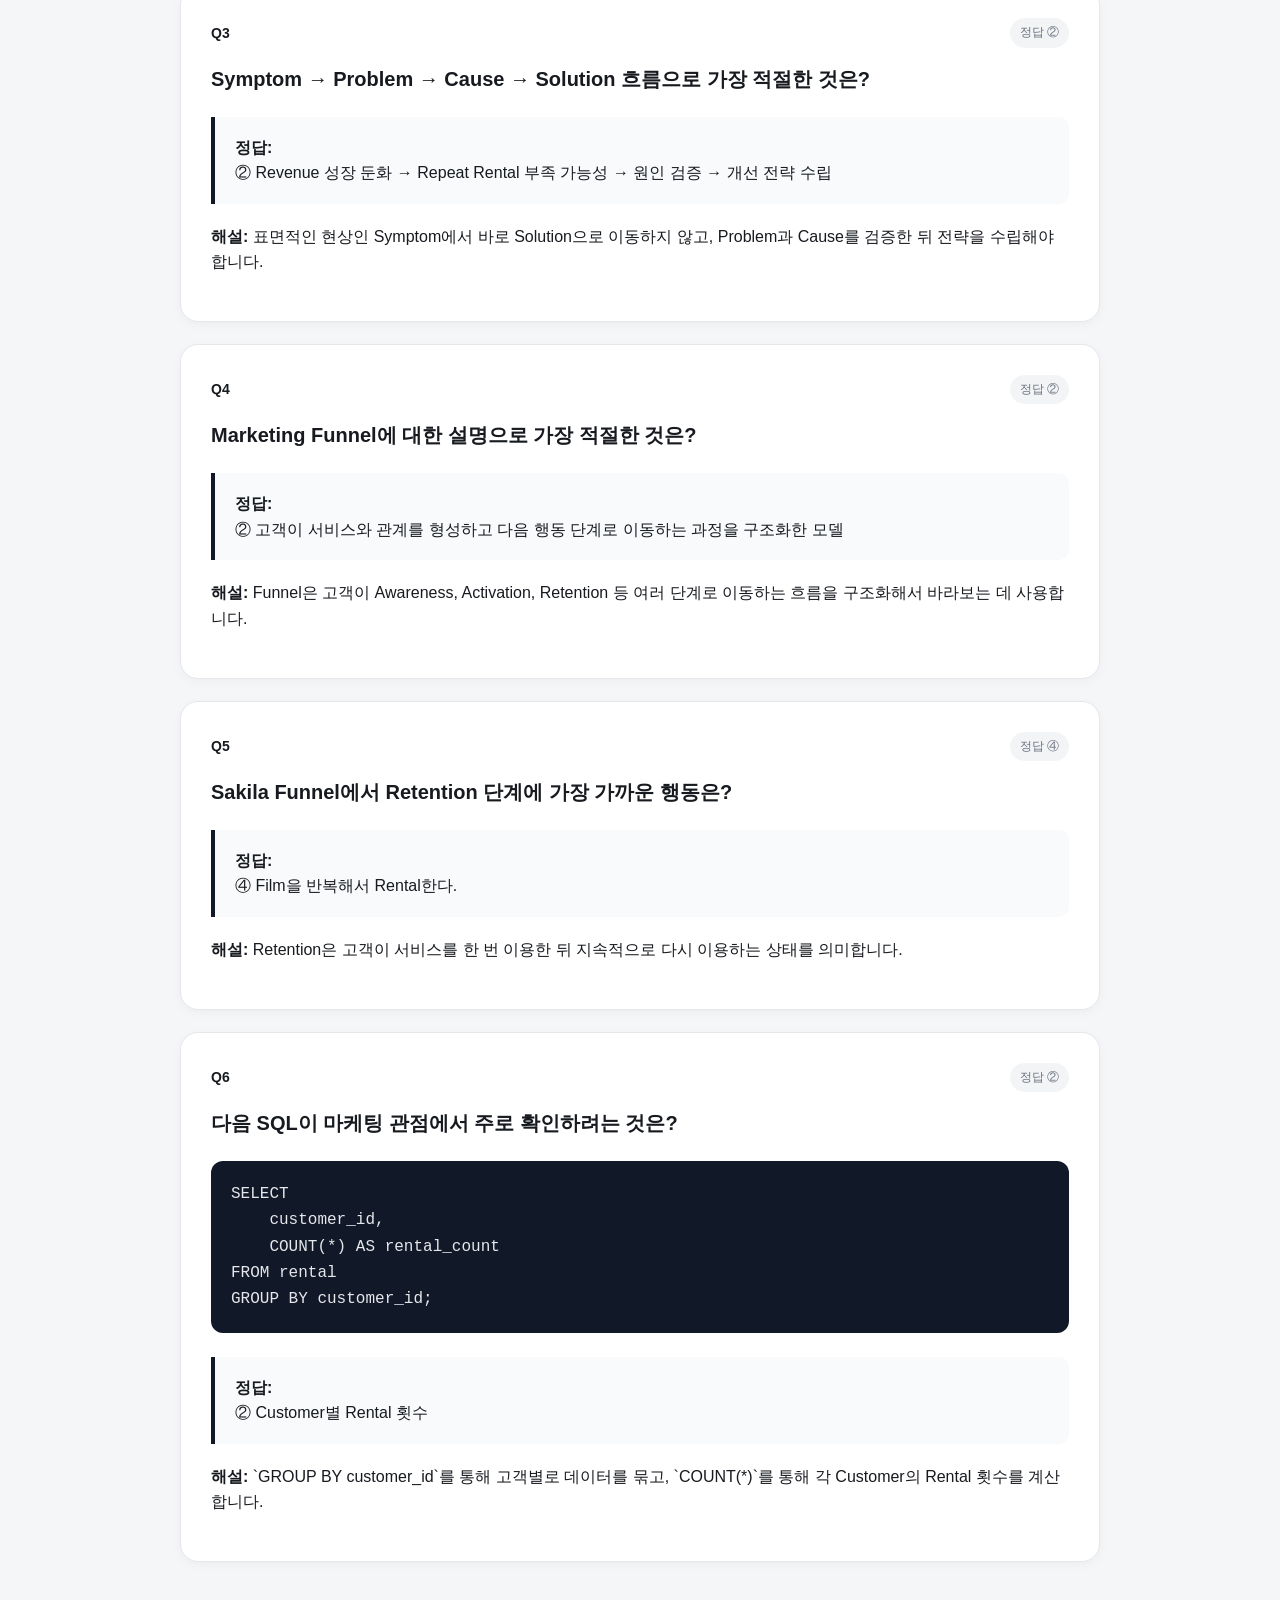
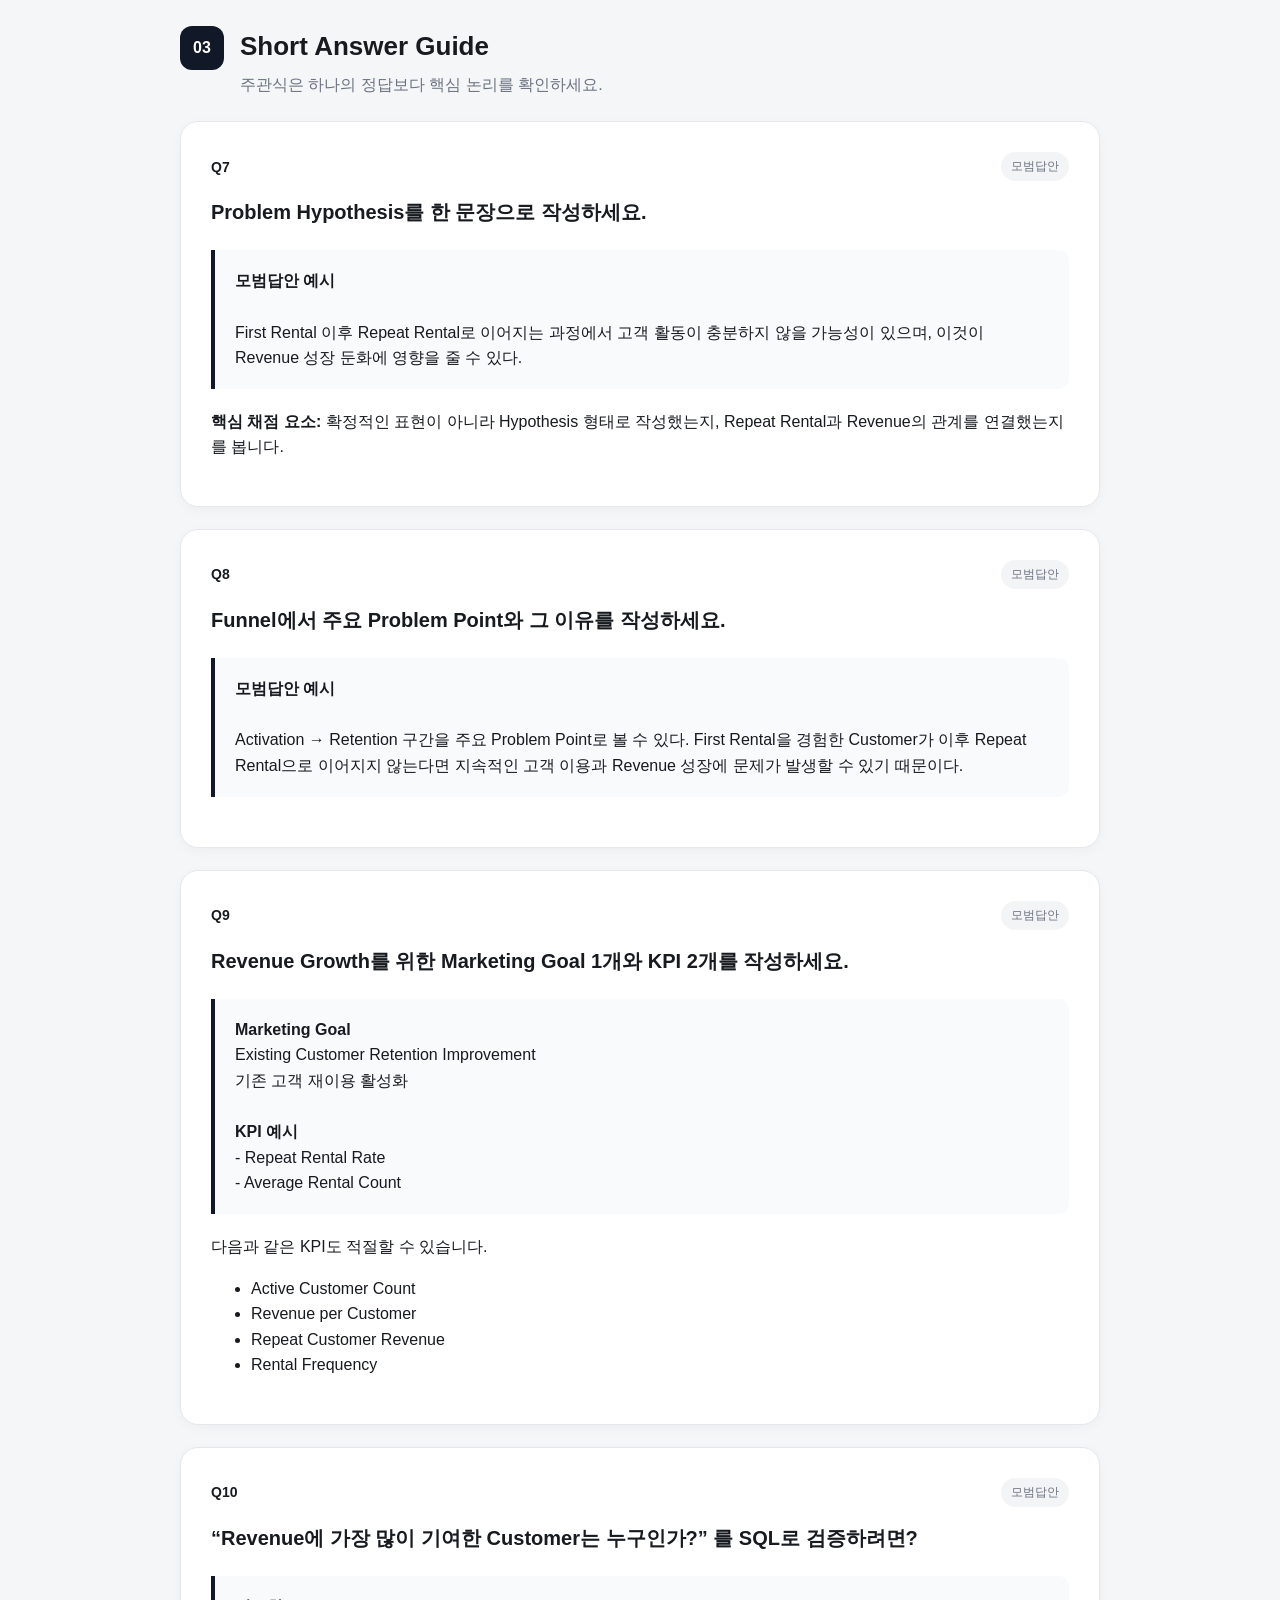
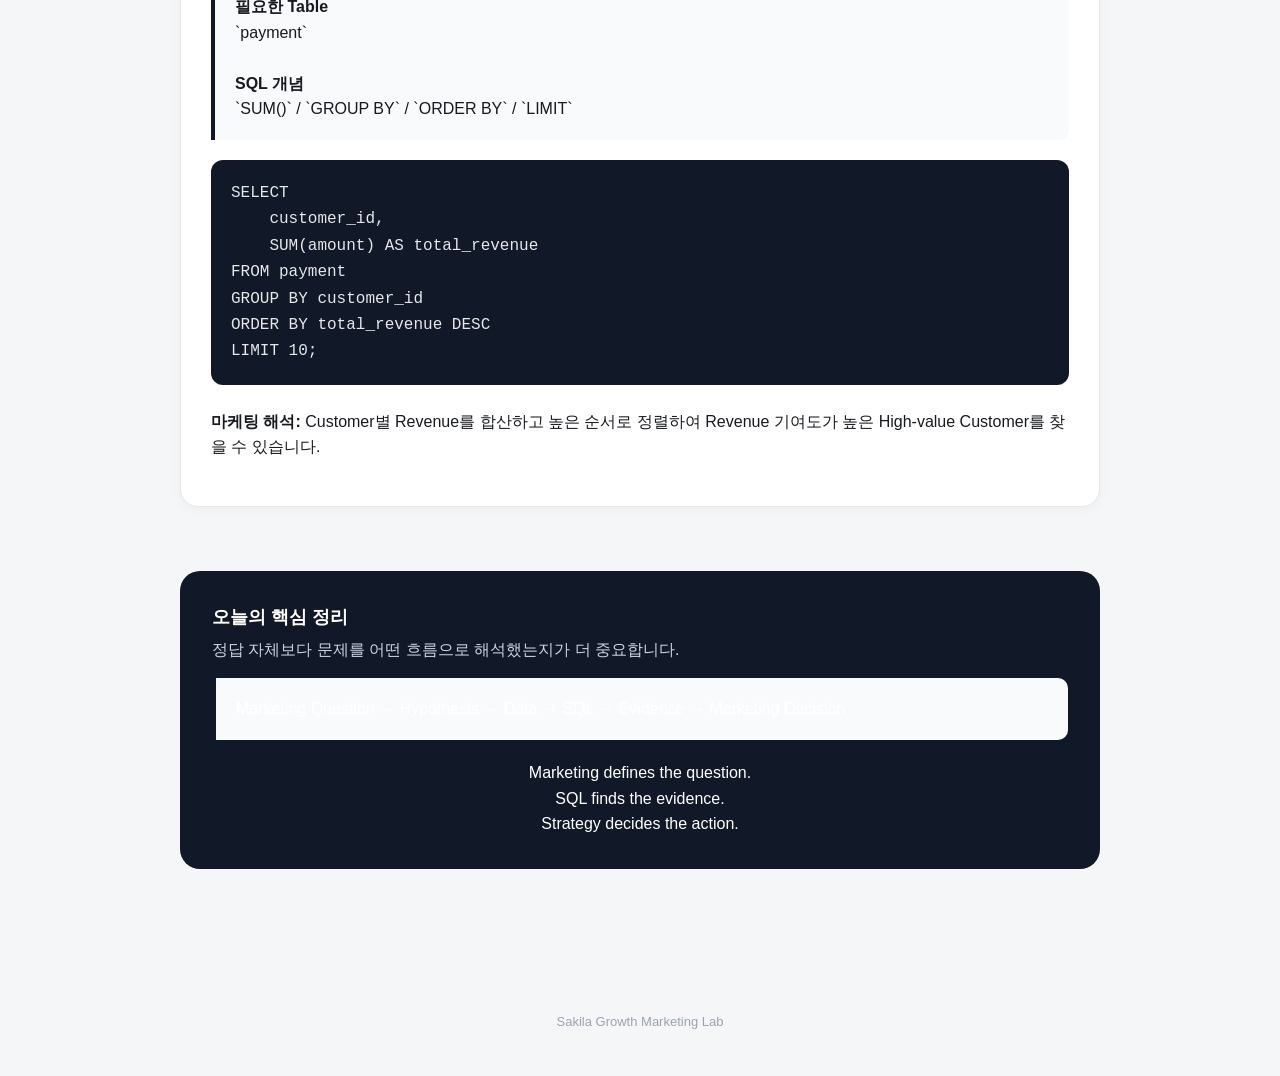
<file: answer.html>
<!doctype html>
<html lang="ko">
  <head>
    <meta charset="UTF-8" />

    <meta name="viewport" content="width=device-width, initial-scale=1.0" />

    <title>9/7 Daily Test 정답</title>

    <link rel="stylesheet" href="./style.css" />
  </head>

  <body>
    <!-- =========================
       HERO
  ========================== -->

    <header class="hero">
      <div class="hero-inner">
        <p class="eyebrow">2026 KDT DAILY TEST</p>

        <h1>9/7 Daily Test Answer</h1>

        <p class="subtitle">Sakila Growth Marketing Simulation</p>

        <div class="test-meta">
          <span> 2026-09-07 </span>

          <span> 총 10문항 </span>

          <span> 객관식 6문항 </span>

          <span> 주관식 4문항 </span>
        </div>
      </div>
    </header>

    <main class="container">
      <!-- =========================
         INTRO
    ========================== -->

      <section class="section">
        <div class="section-heading">
          <span class="section-number"> 01 </span>

          <div>
            <h2>Answer Guide</h2>

            <p>오늘 Daily Test의 정답과 해설을 확인하세요.</p>
          </div>
        </div>

        <article class="question-card">
          <h3>오늘 테스트의 핵심</h3>

          <div class="scenario">
            오늘 문제는 단순한 마케팅 이론 암기보다 Sakila라는 가상의 콘텐츠
            서비스 기업에서 실제 마케터가 문제를 정의하고, Funnel · Goal · OKR ·
            KPI를 설계하며, SQL을 Evidence Tool로 연결하는 사고과정을 확인하기
            위한 문제입니다.
          </div>
        </article>
      </section>

      <!-- =========================
         OBJECTIVE ANSWERS
    ========================== -->

      <section class="section">
        <div class="section-heading">
          <span class="section-number"> 02 </span>

          <div>
            <h2>Multiple Choice Answers</h2>

            <p>객관식 정답과 핵심 해설입니다.</p>
          </div>
        </div>

        <!-- Q1 -->
        <article class="question-card">
          <div class="question-header">
            <span class="question-number"> Q1 </span>

            <span class="question-badge"> 정답 ③ </span>
          </div>

          <h3>Problem Definition 단계에서 가장 적절한 행동은 무엇인가?</h3>

          <div class="scenario">
            <strong>정답:</strong><br />
            ③ 현재 상황과 원하는 상태의 차이를 정의하고, 확인이 필요한 가설을
            구분한다.
          </div>

          <p>
            <strong>해설:</strong>
            Problem Definition에서는 Solution부터 제안하는 것이 아니라, 현재
            상황과 Desired State의 차이를 정의하고 Fact와 Hypothesis를 구분하는
            것이 먼저입니다.
          </p>
        </article>

        <!-- Q2 -->
        <article class="question-card">
          <div class="question-header">
            <span class="question-number"> Q2 </span>

            <span class="question-badge"> 정답 ③ </span>
          </div>

          <h3>Fact / Assumption / Unknown의 구분이 올바른 것은?</h3>

          <div class="scenario">
            <strong>정답:</strong><br />
            ③ “실제 Repeat Rental Rate가 얼마인지 모른다” → Unknown
          </div>

          <p>
            <strong>해설:</strong>
            Unknown은 아직 데이터로 확인되지 않아 추가 분석이 필요한 항목입니다.
          </p>
        </article>

        <!-- Q3 -->
        <article class="question-card">
          <div class="question-header">
            <span class="question-number"> Q3 </span>

            <span class="question-badge"> 정답 ② </span>
          </div>

          <h3>
            Symptom → Problem → Cause → Solution 흐름으로 가장 적절한 것은?
          </h3>

          <div class="scenario">
            <strong>정답:</strong><br />
            ② Revenue 성장 둔화 → Repeat Rental 부족 가능성 → 원인 검증 → 개선
            전략 수립
          </div>

          <p>
            <strong>해설:</strong>
            표면적인 현상인 Symptom에서 바로 Solution으로 이동하지 않고,
            Problem과 Cause를 검증한 뒤 전략을 수립해야 합니다.
          </p>
        </article>

        <!-- Q4 -->
        <article class="question-card">
          <div class="question-header">
            <span class="question-number"> Q4 </span>

            <span class="question-badge"> 정답 ② </span>
          </div>

          <h3>Marketing Funnel에 대한 설명으로 가장 적절한 것은?</h3>

          <div class="scenario">
            <strong>정답:</strong><br />
            ② 고객이 서비스와 관계를 형성하고 다음 행동 단계로 이동하는 과정을
            구조화한 모델
          </div>

          <p>
            <strong>해설:</strong>
            Funnel은 고객이 Awareness, Activation, Retention 등 여러 단계로
            이동하는 흐름을 구조화해서 바라보는 데 사용합니다.
          </p>
        </article>

        <!-- Q5 -->
        <article class="question-card">
          <div class="question-header">
            <span class="question-number"> Q5 </span>

            <span class="question-badge"> 정답 ④ </span>
          </div>

          <h3>Sakila Funnel에서 Retention 단계에 가장 가까운 행동은?</h3>

          <div class="scenario">
            <strong>정답:</strong><br />
            ④ Film을 반복해서 Rental한다.
          </div>

          <p>
            <strong>해설:</strong>
            Retention은 고객이 서비스를 한 번 이용한 뒤 지속적으로 다시 이용하는
            상태를 의미합니다.
          </p>
        </article>

        <!-- Q6 -->
        <article class="question-card">
          <div class="question-header">
            <span class="question-number"> Q6 </span>

            <span class="question-badge"> 정답 ② </span>
          </div>

          <h3>다음 SQL이 마케팅 관점에서 주로 확인하려는 것은?</h3>

          <pre><code>SELECT
    customer_id,
    COUNT(*) AS rental_count
FROM rental
GROUP BY customer_id;</code></pre>

          <div class="scenario">
            <strong>정답:</strong><br />
            ② Customer별 Rental 횟수
          </div>

          <p>
            <strong>해설:</strong>
            `GROUP BY customer_id`를 통해 고객별로 데이터를 묶고, `COUNT(*)`를
            통해 각 Customer의 Rental 횟수를 계산합니다.
          </p>
        </article>
      </section>

      <!-- =========================
         SUBJECTIVE ANSWERS
    ========================== -->

      <section class="section">
        <div class="section-heading">
          <span class="section-number"> 03 </span>

          <div>
            <h2>Short Answer Guide</h2>

            <p>주관식은 하나의 정답보다 핵심 논리를 확인하세요.</p>
          </div>
        </div>

        <!-- Q7 -->
        <article class="question-card">
          <div class="question-header">
            <span class="question-number"> Q7 </span>

            <span class="question-badge"> 모범답안 </span>
          </div>

          <h3>Problem Hypothesis를 한 문장으로 작성하세요.</h3>

          <div class="scenario">
            <strong>모범답안 예시</strong><br /><br />

            First Rental 이후 Repeat Rental로 이어지는 과정에서 고객 활동이
            충분하지 않을 가능성이 있으며, 이것이 Revenue 성장 둔화에 영향을 줄
            수 있다.
          </div>

          <p>
            <strong>핵심 채점 요소:</strong>
            확정적인 표현이 아니라 Hypothesis 형태로 작성했는지, Repeat Rental과
            Revenue의 관계를 연결했는지를 봅니다.
          </p>
        </article>

        <!-- Q8 -->
        <article class="question-card">
          <div class="question-header">
            <span class="question-number"> Q8 </span>

            <span class="question-badge"> 모범답안 </span>
          </div>

          <h3>Funnel에서 주요 Problem Point와 그 이유를 작성하세요.</h3>

          <div class="scenario">
            <strong>모범답안 예시</strong><br /><br />

            Activation → Retention 구간을 주요 Problem Point로 볼 수 있다. First
            Rental을 경험한 Customer가 이후 Repeat Rental으로 이어지지 않는다면
            지속적인 고객 이용과 Revenue 성장에 문제가 발생할 수 있기 때문이다.
          </div>
        </article>

        <!-- Q9 -->
        <article class="question-card">
          <div class="question-header">
            <span class="question-number"> Q9 </span>

            <span class="question-badge"> 모범답안 </span>
          </div>

          <h3>
            Revenue Growth를 위한 Marketing Goal 1개와 KPI 2개를 작성하세요.
          </h3>

          <div class="scenario">
            <strong>Marketing Goal</strong><br />
            Existing Customer Retention Improvement<br />
            기존 고객 재이용 활성화

            <br /><br />

            <strong>KPI 예시</strong><br />
            - Repeat Rental Rate<br />
            - Average Rental Count
          </div>

          <p>다음과 같은 KPI도 적절할 수 있습니다.</p>

          <ul>
            <li>Active Customer Count</li>
            <li>Revenue per Customer</li>
            <li>Repeat Customer Revenue</li>
            <li>Rental Frequency</li>
          </ul>
        </article>

        <!-- Q10 -->
        <article class="question-card">
          <div class="question-header">
            <span class="question-number"> Q10 </span>

            <span class="question-badge"> 모범답안 </span>
          </div>

          <h3>
            “Revenue에 가장 많이 기여한 Customer는 누구인가?” 를 SQL로
            검증하려면?
          </h3>

          <div class="scenario">
            <strong>필요한 Table</strong><br />
            `payment`

            <br /><br />

            <strong>SQL 개념</strong><br />
            `SUM()` / `GROUP BY` / `ORDER BY` / `LIMIT`
          </div>

          <pre><code>SELECT
    customer_id,
    SUM(amount) AS total_revenue
FROM payment
GROUP BY customer_id
ORDER BY total_revenue DESC
LIMIT 10;</code></pre>

          <p>
            <strong>마케팅 해석:</strong>
            Customer별 Revenue를 합산하고 높은 순서로 정렬하여 Revenue 기여도가
            높은 High-value Customer를 찾을 수 있습니다.
          </p>
        </article>
      </section>

      <!-- =========================
         SUMMARY
    ========================== -->

      <section class="submit-section">
        <div class="submit-info">
          <strong> 오늘의 핵심 정리 </strong>

          <p>정답 자체보다 문제를 어떤 흐름으로 해석했는지가 더 중요합니다.</p>
        </div>

        <div class="scenario">
          Marketing Question → Hypothesis → Data → SQL → Evidence → Marketing
          Decision
        </div>

        <p class="status-message">
          Marketing defines the question.<br />
          SQL finds the evidence.<br />
          Strategy decides the action.
        </p>
      </section>
    </main>

    <footer class="footer">
      <p>Sakila Growth Marketing Lab</p>
    </footer>
  </body>
</html>
</file>
<file: style.css>
* {
  box-sizing: border-box;
}

html {
  scroll-behavior: smooth;
}

body {
  margin: 0;

  font-family:
    Pretendard,
    -apple-system,
    BlinkMacSystemFont,
    "Segoe UI",
    sans-serif;

  background: #f4f6f8;

  color: #171a1f;

  line-height: 1.6;
}

/* =========================
   HERO
========================= */

.hero {
  padding: 72px 24px;

  background: #111827;

  color: white;
}

.hero-inner {
  width: min(920px, 100%);

  margin: 0 auto;
}

.eyebrow {
  margin: 0 0 12px;

  font-size: 13px;

  font-weight: 700;

  letter-spacing: 0.14em;

  opacity: 0.65;
}

.hero h1 {
  margin: 0;

  font-size: clamp(36px, 6vw, 58px);

  line-height: 1.1;
}

.subtitle {
  margin-top: 14px;

  font-size: 19px;

  color: #cbd5e1;
}

.test-meta {
  display: flex;

  flex-wrap: wrap;

  gap: 8px;

  margin-top: 28px;
}

.test-meta span {
  padding: 7px 13px;

  border: 1px solid rgba(255, 255, 255, 0.15);

  border-radius: 999px;

  background: rgba(255, 255, 255, 0.06);

  font-size: 13px;
}

/* =========================
   LAYOUT
========================= */

.container {
  width: min(920px, calc(100% - 32px));

  margin: 48px auto 100px;
}

.section {
  margin-bottom: 64px;
}

.section-heading {
  display: flex;

  gap: 16px;

  align-items: flex-start;

  margin-bottom: 24px;
}

.section-number {
  display: flex;

  align-items: center;

  justify-content: center;

  width: 44px;

  height: 44px;

  flex-shrink: 0;

  border-radius: 12px;

  background: #111827;

  color: white;

  font-weight: 700;
}

.section-heading h2 {
  margin: 0;

  font-size: 26px;
}

.section-heading p {
  margin: 4px 0 0;

  color: #6b7280;
}

/* =========================
   STUDENT
========================= */

.student-grid {
  display: grid;

  grid-template-columns: repeat(2, 1fr);

  gap: 16px;
}

.field {
  padding: 22px;

  border: 1px solid #e5e7eb;

  border-radius: 16px;

  background: white;
}

.field label {
  display: block;

  margin-bottom: 8px;

  font-size: 14px;

  font-weight: 700;
}

.field input {
  width: 100%;

  padding: 13px 14px;

  border: 1px solid #d1d5db;

  border-radius: 10px;

  font-size: 16px;

  outline: none;
}

.field input:focus {
  border-color: #111827;
}

/* =========================
   QUESTION
========================= */

.question-card {
  margin-bottom: 22px;

  padding: 30px;

  border: 1px solid #e5e7eb;

  border-radius: 18px;

  background: white;

  box-shadow: 0 3px 12px rgba(0, 0, 0, 0.035);
}

.question-header {
  display: flex;

  justify-content: space-between;

  align-items: center;

  margin-bottom: 16px;
}

.question-number {
  font-size: 14px;

  font-weight: 800;
}

.question-badge {
  padding: 5px 10px;

  border-radius: 999px;

  background: #f3f4f6;

  color: #6b7280;

  font-size: 12px;
}

.question-card h3 {
  margin: 0 0 22px;

  font-size: 20px;

  line-height: 1.55;
}

.question-description {
  margin: -10px 0 20px;

  color: #6b7280;
}

/* =========================
   OPTIONS
========================= */

.options {
  display: grid;

  gap: 10px;
}

.option {
  display: flex;

  gap: 12px;

  align-items: flex-start;

  padding: 15px 16px;

  border: 1px solid #e5e7eb;

  border-radius: 12px;

  cursor: pointer;

  transition:
    background 0.15s,
    border-color 0.15s;
}

.option:hover {
  border-color: #9ca3af;

  background: #f9fafb;
}

.option input {
  margin-top: 5px;

  transform: scale(1.15);
}

/* =========================
   TEXTAREA
========================= */

textarea {
  width: 100%;

  min-height: 150px;

  resize: vertical;

  padding: 15px;

  border: 1px solid #d1d5db;

  border-radius: 12px;

  font-family: inherit;

  font-size: 15px;

  line-height: 1.7;

  outline: none;
}

textarea:focus {
  border-color: #111827;
}

/* =========================
   CONTENT BOX
========================= */

.scenario {
  margin-bottom: 20px;

  padding: 18px 20px;

  border-left: 4px solid #111827;

  border-radius: 0 10px 10px 0;

  background: #f8fafc;
}

pre {
  overflow-x: auto;

  margin: 18px 0 24px;

  padding: 20px;

  border-radius: 12px;

  background: #111827;

  color: #e5e7eb;

  line-height: 1.65;
}

code {
  font-family: "SFMono-Regular", Consolas, monospace;
}

/* =========================
   SUBMIT
========================= */

.submit-section {
  padding: 32px;

  border-radius: 20px;

  background: #111827;

  color: white;
}

.submit-info strong {
  font-size: 18px;
}

.submit-info p {
  margin-top: 5px;

  color: #cbd5e1;
}

#submitButton {
  width: 100%;

  margin-top: 20px;

  padding: 17px;

  border: 0;

  border-radius: 12px;

  background: white;

  color: #111827;

  font-size: 17px;

  font-weight: 800;

  cursor: pointer;
}

#submitButton:hover {
  background: #f1f5f9;
}

#submitButton:disabled {
  opacity: 0.5;

  cursor: not-allowed;
}

.status-message {
  margin: 16px 0 0;

  text-align: center;
}

/* =========================
   FOOTER
========================= */

.footer {
  padding: 30px;

  text-align: center;

  color: #9ca3af;

  font-size: 13px;
}

/* =========================
   MOBILE
========================= */

@media (max-width: 700px) {
  .hero {
    padding: 52px 20px;
  }

  .student-grid {
    grid-template-columns: 1fr;
  }

  .question-card {
    padding: 22px;
  }

  .question-card h3 {
    font-size: 18px;
  }
}
</file>
